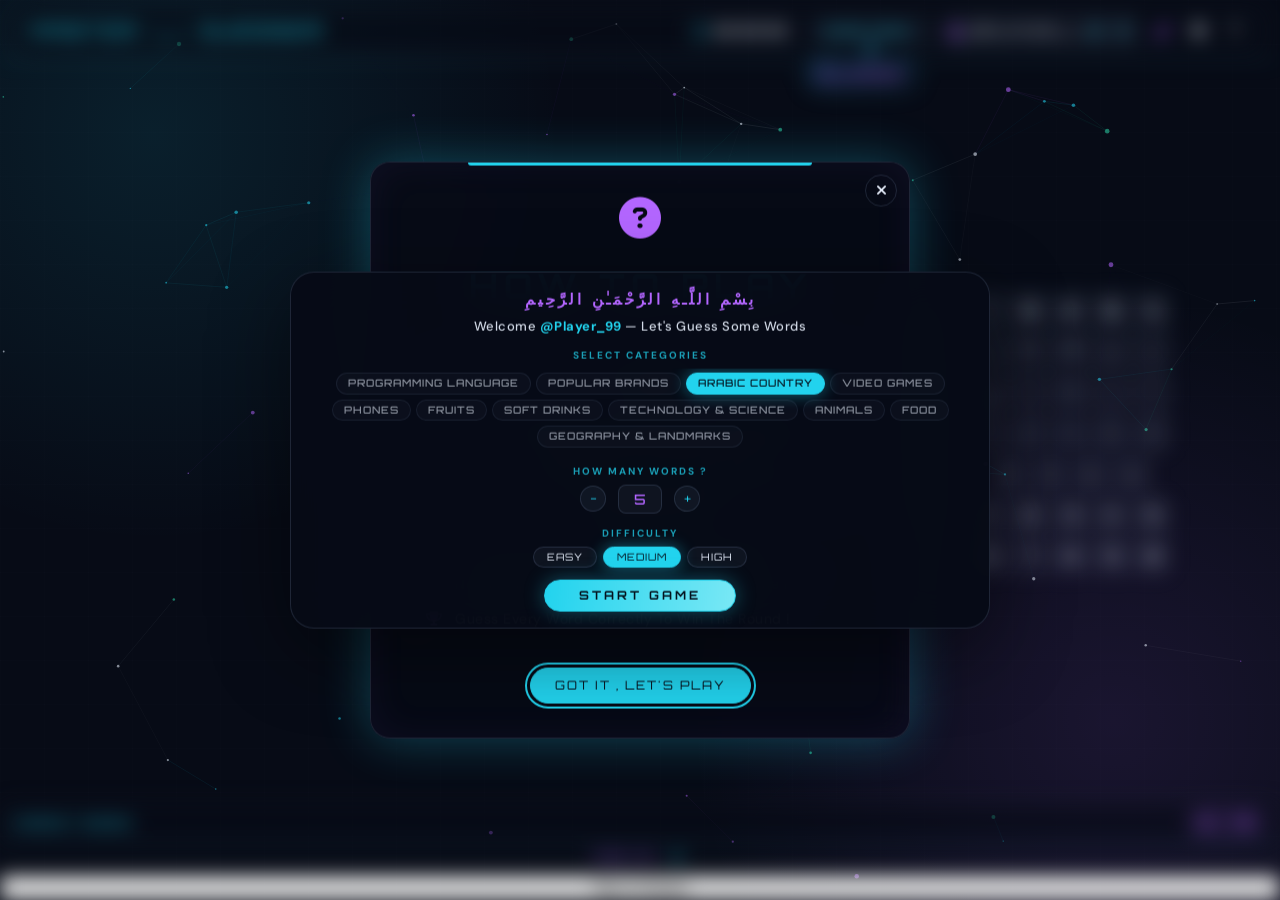
<file: index.html>
<!DOCTYPE html>
<html lang="en">
  <head>
    <meta charset="UTF-8" />
    <meta
      name="viewport"
      content="width=device-width, initial-scale=1.0, viewport-fit=cover"
    />
    <title>Master Guesser | Hangman Game</title>
    <meta name="description" content="Master Guesser — an interactive hangman-style word game with categories, difficulties, bilingual hints, and offline support." />
    <meta name="theme-color" media="(prefers-color-scheme: dark)" content="#070b16" />
    <meta name="theme-color" media="(prefers-color-scheme: light)" content="#edf2fa" />
    <meta name="mobile-web-app-capable" content="yes" />
    <meta name="apple-mobile-web-app-capable" content="yes" />
    <meta name="apple-mobile-web-app-status-bar-style" content="black-translucent" />
    <meta name="apple-mobile-web-app-title" content="Master Guesser" />
    <link rel="manifest" href="manifest.webmanifest" />
    <link rel="icon" type="image/svg+xml" href="icons/master-gusser.svg" />
    <link rel="apple-touch-icon" href="icons/master-gusser.svg" />
    <link rel="stylesheet" href="normalize.css" />
    <link rel="stylesheet" href="master.css" />
    <link
      rel="stylesheet"
      href="https://cdnjs.cloudflare.com/ajax/libs/font-awesome/6.4.0/css/all.min.css"
      integrity="sha512-iecdLmaskl7CVkqkXNQ/ZH/XLlvWZOJyj7Yy7tcenmpD1ypASozpmT/E0iPtmFIB46ZmdtAc9eNBvH0H/ZpiBw=="
      crossorigin="anonymous"
      referrerpolicy="no-referrer"
    />
    <link rel="preconnect" href="https://fonts.googleapis.com" />
    <link rel="preconnect" href="https://fonts.gstatic.com" crossorigin />
    <link
      href="https://fonts.googleapis.com/css2?family=DM+Sans:wght@400;500;600;700&family=Orbitron:wght@500;600;700;800;900&family=Cairo:wght@400;600;700;800&display=swap"
      rel="stylesheet"
    />
  </head>
<body>
     <canvas id="fx-canvas"></canvas>
     <div id="count"></div>
     <div class="container">
      <header class="game-info">
        <div class="game-name">Master -_- Guesser</div>

        <div class="header-tools">
          <div class="timer-pill" title="Timer">
            <i class="fa-regular fa-clock"></i>
             <span id="time" role="timer" aria-live="off">00:00:00</span>
          </div>

          <span class="difficulty-badge" id="difficulty-badge"></span>

          <div class="word-type">
            <div class="wt-box">
              <b class="wt-label" data-i18n="wordFrom">Word From :</b>
            </div>
            <span class="wt-arrow" aria-hidden="true"></span>
            <div class="wt-cloud">
              <span class="wt-value" data-i18n-html="allWords">All Words</span>
              <i class="fa-solid fa-chevron-down wt-caret" aria-hidden="true"></i>
              <div class="wt-dropdown" id="wordTypeDropdown"></div>
            </div>
          </div>

          <div class="settings-group" id="settings-group">
            <button
              id="settings-btn"
              class="icon-btn settings-btn"
              title="Settings"
              aria-haspopup="true"
              aria-expanded="false"
              aria-controls="settings-panel"
            >
              <i class="fa-solid fa-gear"></i>
            </button>

            <div class="settings-panel" id="settings-panel">
              <p class="sp-title" data-i18n="settingsTitle">Settings</p>

              <div class="name-cont">
                <i class="fa-solid fa-user"></i>
                <input id="name" type="text" maxlength="17" />
                <button id="change-name" type="button" title="Edit Name" aria-label="Edit Name">
                  <i class="fa-solid fa-pen"></i>
                </button>
                <button id="reset-name" type="button" title="Reset Name" aria-label="Reset Name">
                  <i class="fa-solid fa-rotate-right"></i>
                </button>
              </div>

              <label for="change-mode" class="mode-cont" title="Light Theme" aria-label="Light Theme">
                <i class="fa-solid fa-paintbrush"></i>
                <input type="checkbox" id="change-mode" />
                <span class="sp-text" data-i18n="themeLabel">Theme</span>
              </label>

              <button id="lang-btn" class="icon-btn" title="Switch language" aria-label="Switch language">
                <i class="fa-solid fa-globe"></i>
                <span class="sp-text" data-i18n="languageLabel">Language</span>
              </button>

              <button id="help-btn" class="icon-btn" title="How To Play">
                <i class="fa-solid fa-question"></i>
                <span class="sp-text" data-i18n="helpLabel">How To Play</span>
              </button>
            </div>
          </div>
        </div>
</header>
       <hr />
       <div class="game-draw">
        <div id="draw-row-div" class="draw-row">
<svg
             class="gallows-svg"
             viewBox="0 0 230 270"
             fill="none"
             aria-hidden="true"
           >
            <!-- Ghost placeholder : faint preview of the finished drawing -->
            <g class="gallows-ghost">
              <path d="M35 250 C35 242 42 238 50 238 H148 C156 238 163 242 163 250" />
              <path d="M80 238 V42 C80 34 86 28 94 28" />
              <path d="M94 28 H168 C176 28 182 34 182 42 V44" />
              <path d="M120 28 L148 28" />
              <path d="M182 44 V56" />
              <circle cx="182" cy="62" r="7" />
              <circle cx="182" cy="82" r="14" />
              <path d="M182 96 V138" />
              <path d="M182 106 C182 106 164 118 158 126 M182 106 C182 106 200 118 206 126" />
              <path d="M182 138 C182 138 168 158 162 174 M182 138 C182 138 196 158 202 174" />
            </g>
            <!-- Structure — modern rounded frame -->
            <path class="part part-structure p1" d="M35 250 C35 242 42 238 50 238 H148 C156 238 163 242 163 250" pathLength="100" />
            <path class="part part-structure p2" d="M80 238 V42 C80 34 86 28 94 28" pathLength="100" />
            <path class="part part-structure p3" d="M94 28 H168 C176 28 182 34 182 42 V44" pathLength="100" />
            <path class="part part-structure p4" d="M120 28 L148 28" pathLength="100" />
            <!-- Noose rope -->
            <path class="part part-person p5" d="M182 44 V56" pathLength="100" />
            <!-- Noose loop -->
            <circle class="part part-person p6" cx="182" cy="62" r="7" pathLength="100" />
            <!-- The Person — modern rounded figure -->
            <g class="person">
              <circle class="part part-person p7" cx="182" cy="82" r="14" pathLength="100" />
              <path class="part part-person p8" d="M182 96 V138" pathLength="100" />
              <path class="part part-person p9" d="M182 106 C182 106 164 118 158 126 M182 106 C182 106 200 118 206 126" pathLength="100" />
              <path class="part part-person p10" d="M182 138 C182 138 168 158 162 174 M182 138 C182 138 196 158 202 174" pathLength="100" />
              <g class="dead-eyes">
                <path d="M175 78 L180 82 M180 78 L175 82" />
                <path d="M184 78 L189 82 M189 78 L184 82" />
            </g>
          </g>
         </svg>
           <!-- Mistakes rail : board-aligned stage counter -->
           <div class="mistakes-rail" role="status" aria-live="polite" aria-label="Mistakes: 0 of 10">
            <span class="mr-count">0</span>
            <div class="mr-ticks">
              <span></span><span></span><span></span><span></span><span></span>
              <span></span><span></span><span></span><span></span><span></span>
            </div>
            <span class="mr-total">/ 10</span>
          </div>
        </div>
        <div class="letters-parent">
          <div class="letters-row letters-upper-row"></div>
          <div class="letters-row-bottom">
            <div class="letters-row chars-row"></div>
            <div class="letters-row numbers-row"></div>
          </div>
        </div>
      </div>

      <div id="correct-word" class="words">
        <h5 data-i18n="correctWords">Correct Words</h5>
        <div class="words-container"></div>
        <span class="word-number" role="status" aria-live="polite" aria-label="Solved 0 of 10">0 / 10</span>
        <div class="btns">
          <button id="submit-btn" class="submit-btn btn">Submit</button
          ><button id="continue-btn" class="submit-btn btn">Continue</button>
        </div>
      </div>

      <hr />
<div class="guess-word">
        <div class="hint">
          <div class="hint-copy">
            <p class="hint-label" data-i18n="wordHint">Word Hint</p>
            <p class="word-hint" aria-live="polite"></p>
            <span class="hint-progress" aria-live="polite"></span>
          </div>
          <button
            type="button"
            class="show-hint"
            data-i18n-title="nextHint"
            title="Next Hint"
            aria-label="Next Hint"
          >
            <i class="fa-solid fa-forward-step"></i>
          </button>
        </div>
        <div class="guess-line">
          <div class="guess-parent"></div>
        </div>
        <!-- Hidden input to enable mobile keyboard input -->
        <input type="text" class="mobile-keyboard-input" style="position: absolute; left: -9999px; opacity: 0; pointer-events: none;" aria-label="Guess input">
      </div>
      <button class="tap-to-guess-btn" aria-label="Tap to Guess">Tap to Guess</button>
</div>

    <audio src="sounds/success.wav" id="success"></audio>

    <audio src="sounds/error.wav" id="error"></audio>

    <audio src="sounds/game-over.wav" id="game-over"></audio>

    <script src="effects.js"></script>
    <script src="script.js"></script>
  </body>
</html>
</file>
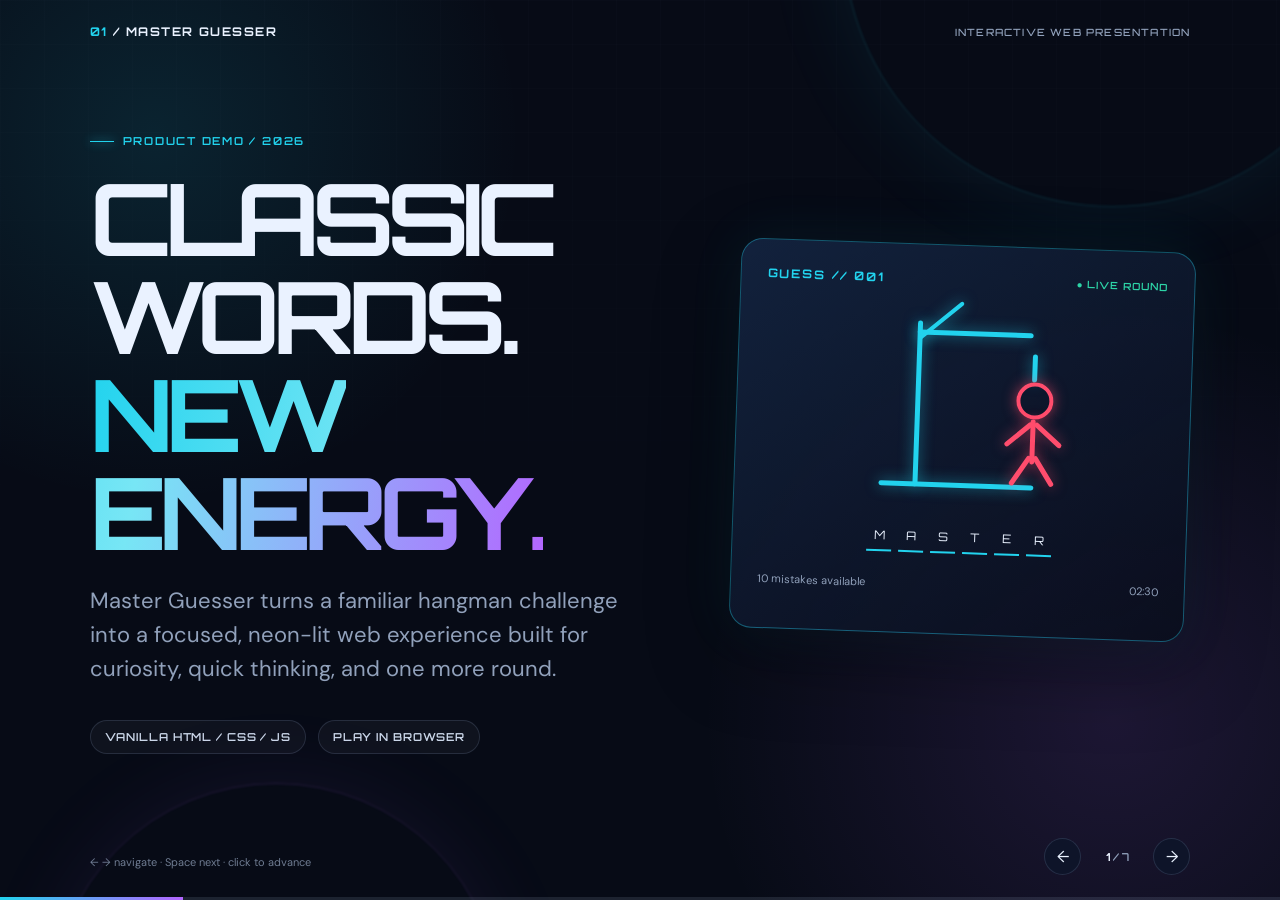
<file: presentation.html>
<!DOCTYPE html>
<html lang="en">
  <head>
    <meta charset="UTF-8" />
    <meta name="viewport" content="width=device-width, initial-scale=1.0" />
    <title>Master Guesser | Web Presentation</title>
    <link rel="icon" type="image/svg+xml" href="icons/master-gusser.svg" />
    <link rel="preconnect" href="https://fonts.googleapis.com" />
    <link rel="preconnect" href="https://fonts.gstatic.com" crossorigin />
    <link
      href="https://fonts.googleapis.com/css2?family=DM+Sans:wght@400;500;600;700&family=Orbitron:wght@500;600;700;800;900&display=swap"
      rel="stylesheet"
    />
    <style>
      :root {
        --ink: #eaf2ff;
        --muted: #91a1bb;
        --deep: #070b16;
        --panel: rgba(13, 22, 43, 0.72);
        --line: rgba(147, 166, 204, 0.18);
        --cyan: #22d3ee;
        --violet: #b366ff;
        --mint: #2dd4a7;
        --coral: #ff4d6d;
        --display: "Orbitron", sans-serif;
        --body: "DM Sans", sans-serif;
      }

      * { box-sizing: border-box; }

      html,
      body {
        width: 100%;
        height: 100%;
        margin: 0;
        overflow: hidden;
        background: var(--deep);
      }

      body {
        color: var(--ink);
        font-family: var(--body);
      }

      button { font: inherit; }

      .presentation {
        position: relative;
        width: 100vw;
        height: 100vh;
        overflow: hidden;
        background:
          radial-gradient(circle at 12% 15%, rgba(34, 211, 238, 0.12), transparent 27%),
          radial-gradient(circle at 87% 80%, rgba(179, 102, 255, 0.13), transparent 31%),
          var(--deep);
      }

      .presentation::before,
      .presentation::after {
        position: absolute;
        content: "";
        pointer-events: none;
        border-radius: 50%;
        filter: blur(1px);
      }

      .presentation::before {
        width: 42vw;
        height: 42vw;
        top: -26vw;
        right: -8vw;
        border: 1px solid rgba(34, 211, 238, 0.18);
        box-shadow: 0 0 90px rgba(34, 211, 238, 0.08);
      }

      .presentation::after {
        width: 35vw;
        height: 35vw;
        bottom: -26vw;
        left: 4vw;
        border: 1px solid rgba(179, 102, 255, 0.16);
        box-shadow: 0 0 90px rgba(179, 102, 255, 0.08);
      }

      .grid {
        position: absolute;
        inset: 0;
        opacity: 0.24;
        pointer-events: none;
        background-image:
          linear-gradient(rgba(145, 161, 187, 0.08) 1px, transparent 1px),
          linear-gradient(90deg, rgba(145, 161, 187, 0.08) 1px, transparent 1px);
        background-size: 44px 44px;
        mask-image: linear-gradient(to bottom, black, transparent 74%);
      }

      .slides {
        position: relative;
        width: 100%;
        height: 100%;
      }

      .slide {
        position: absolute;
        inset: 0;
        display: grid;
        align-items: center;
        padding: clamp(58px, 8vh, 96px) clamp(24px, 7vw, 112px) 92px;
        opacity: 0;
        visibility: hidden;
        transform: translateX(28px) scale(0.985);
        transition: opacity 420ms ease, transform 520ms cubic-bezier(.2,.8,.2,1), visibility 420ms;
      }

      .slide.active {
        opacity: 1;
        visibility: visible;
        transform: translateX(0) scale(1);
      }

      .slide-content {
        width: min(1160px, 100%);
        margin: 0 auto;
      }

      .eyebrow {
        display: inline-flex;
        align-items: center;
        gap: 9px;
        margin: 0 0 22px;
        color: var(--cyan);
        font: 600 11px/1 var(--display);
        letter-spacing: 0.16em;
        text-transform: uppercase;
      }

      .eyebrow::before {
        width: 24px;
        height: 1px;
        content: "";
        background: var(--cyan);
        box-shadow: 0 0 10px var(--cyan);
      }

      h1,
      h2,
      h3,
      p { margin-top: 0; }

      h1,
      h2,
      h3 {
        font-family: var(--display);
        font-weight: 700;
      }

      h1 {
        max-width: 820px;
        margin-bottom: 23px;
        font-size: clamp(42px, 7.8vw, 104px);
        line-height: 0.98;
        letter-spacing: -0.07em;
        text-transform: uppercase;
      }

      h2 {
        max-width: 730px;
        margin-bottom: 20px;
        font-size: clamp(30px, 5vw, 68px);
        line-height: 1.02;
        letter-spacing: -0.055em;
      }

      .gradient-text {
        color: transparent;
        background: linear-gradient(100deg, var(--cyan), #77e6f5 42%, var(--violet));
        -webkit-background-clip: text;
        background-clip: text;
      }

      .lede {
        max-width: 600px;
        margin-bottom: 34px;
        color: var(--muted);
        font-size: clamp(17px, 2vw, 22px);
        line-height: 1.55;
      }

      .title-layout {
        display: grid;
        grid-template-columns: minmax(0, 1.1fr) minmax(300px, 0.9fr);
        gap: clamp(30px, 7vw, 110px);
        align-items: center;
      }

      .title-copy { position: relative; z-index: 1; }

      .title-meta {
        display: flex;
        flex-wrap: wrap;
        gap: 12px;
      }

      .tag,
      .micro-tag {
        display: inline-flex;
        align-items: center;
        min-height: 34px;
        padding: 0 14px;
        border: 1px solid var(--line);
        border-radius: 999px;
        color: #cbd7e9;
        background: rgba(255, 255, 255, 0.035);
        font: 600 11px var(--display);
        letter-spacing: 0.08em;
        text-transform: uppercase;
      }

      .hero-console {
        position: relative;
        min-height: 390px;
        padding: 26px;
        border: 1px solid rgba(34, 211, 238, 0.36);
        border-radius: 22px;
        overflow: hidden;
        background: linear-gradient(145deg, rgba(20, 36, 65, 0.9), rgba(9, 13, 27, 0.84));
        box-shadow: 0 26px 80px rgba(0, 0, 0, 0.35), 0 0 55px rgba(34, 211, 238, 0.08);
        transform: rotate(2deg);
      }

      .hero-console::after {
        position: absolute;
        inset: 0;
        content: "";
        pointer-events: none;
        background: linear-gradient(115deg, transparent 35%, rgba(255,255,255,.06) 50%, transparent 65%);
        transform: translateX(-120%);
        animation: sheen 5s ease-in-out infinite;
      }

      .console-top,
      .console-bottom {
        display: flex;
        justify-content: space-between;
        align-items: center;
        gap: 12px;
      }

      .console-top { margin-bottom: 26px; }

      .console-brand {
        color: var(--cyan);
        font: 700 12px var(--display);
        letter-spacing: 0.16em;
      }

      .console-status {
        color: var(--mint);
        font: 600 10px var(--display);
        letter-spacing: 0.1em;
        text-transform: uppercase;
      }

      .mini-gallows {
        position: relative;
        width: 185px;
        height: 190px;
        margin: 0 auto 20px;
      }

      .mini-gallows span {
        position: absolute;
        display: block;
        border-radius: 4px;
        background: var(--cyan);
        box-shadow: 0 0 14px rgba(34, 211, 238, 0.58);
      }

      .g-base { right: 20px; bottom: 15px; left: 10px; height: 5px; }
      .g-pole { bottom: 15px; left: 44px; width: 5px; height: 166px; }
      .g-top { top: 18px; left: 44px; width: 116px; height: 5px; }
      .g-support { top: 25px; left: 46px; width: 57px; height: 4px; transform: rotate(-41deg); transform-origin: left center; }
      .g-noose { top: 39px; right: 20px; width: 5px; height: 28px; }
      .g-head { top: 67px; right: 3px; width: 37px; height: 37px; border: 4px solid var(--coral); background: transparent !important; box-shadow: 0 0 14px rgba(255, 77, 109, 0.58) !important; border-radius: 50% !important; }
      .g-body { top: 104px; right: 20px; width: 5px; height: 45px; background: var(--coral) !important; box-shadow: 0 0 14px rgba(255, 77, 109, 0.58) !important; }
      .g-arm-left, .g-arm-right, .g-leg-left, .g-leg-right { width: 5px !important; height: 35px; background: var(--coral) !important; box-shadow: 0 0 14px rgba(255, 77, 109, 0.58) !important; transform-origin: top center; }
      .g-arm-left { top: 108px; right: 21px; transform: rotate(49deg); }
      .g-arm-right { top: 108px; right: 18px; transform: rotate(-49deg); }
      .g-leg-left { top: 141px; right: 22px; transform: rotate(33deg); }
      .g-leg-right { top: 141px; right: 18px; transform: rotate(-33deg); }

      .console-letters {
        display: flex;
        justify-content: center;
        gap: 7px;
        margin-bottom: 24px;
      }

      .console-letters i {
        width: 25px;
        height: 31px;
        border-bottom: 2px solid var(--cyan);
        color: var(--ink);
        font: normal 12px/29px var(--display);
        text-align: center;
      }

      .console-bottom { color: var(--muted); font-size: 11px; }

      .slide-header { margin-bottom: 38px; }

      .split {
        display: grid;
        grid-template-columns: minmax(0, 0.85fr) minmax(0, 1.15fr);
        gap: clamp(30px, 7vw, 100px);
        align-items: center;
      }

      .number-mark {
        margin-bottom: 16px;
        color: rgba(145, 161, 187, 0.5);
        font: 800 clamp(62px, 10vw, 132px)/0.8 var(--display);
        letter-spacing: -0.1em;
      }

      .number-mark span { color: var(--cyan); }

      .callout {
        padding: 24px 28px;
        border-left: 2px solid var(--cyan);
        background: linear-gradient(90deg, rgba(34, 211, 238, 0.09), transparent);
      }

      .callout p { margin: 0; color: #dce7f6; font-size: clamp(18px, 2.3vw, 27px); line-height: 1.38; }

      .flow {
        display: grid;
        grid-template-columns: repeat(4, 1fr);
        gap: 12px;
      }

      .flow-step {
        position: relative;
        min-height: 150px;
        padding: 20px;
        border: 1px solid var(--line);
        border-radius: 16px;
        background: var(--panel);
      }

      .flow-step:not(:last-child)::after {
        position: absolute;
        top: 50%;
        right: -19px;
        width: 25px;
        height: 1px;
        content: "";
        background: var(--violet);
        box-shadow: 0 0 10px var(--violet);
      }

      .step-num {
        display: block;
        margin-bottom: 22px;
        color: var(--cyan);
        font: 700 11px var(--display);
      }

      .flow-step h3 { margin-bottom: 8px; font-size: 15px; letter-spacing: -0.02em; }
      .flow-step p { margin: 0; color: var(--muted); font-size: 13px; line-height: 1.5; }

      .feature-grid {
        display: grid;
        grid-template-columns: repeat(3, 1fr);
        gap: 15px;
      }

      .feature-card {
        min-height: 165px;
        padding: 22px;
        border: 1px solid var(--line);
        border-radius: 16px;
        background: rgba(13, 22, 43, 0.64);
        transition: transform 200ms ease, border-color 200ms ease;
      }

      .feature-card:hover { border-color: rgba(34, 211, 238, 0.55); transform: translateY(-4px); }

      .feature-icon {
        display: grid;
        place-items: center;
        width: 34px;
        height: 34px;
        margin-bottom: 21px;
        border: 1px solid rgba(34, 211, 238, 0.36);
        border-radius: 10px;
        color: var(--cyan);
        font: 700 12px var(--display);
        background: rgba(34, 211, 238, 0.08);
      }

      .feature-card:nth-child(2) .feature-icon,
      .feature-card:nth-child(5) .feature-icon { color: var(--violet); border-color: rgba(179, 102, 255, 0.4); background: rgba(179, 102, 255, 0.08); }

      .feature-card:nth-child(3) .feature-icon,
      .feature-card:nth-child(6) .feature-icon { color: var(--mint); border-color: rgba(45, 212, 167, 0.4); background: rgba(45, 212, 167, 0.08); }

      .feature-card h3 { margin-bottom: 8px; font-size: 15px; }
      .feature-card p { margin: 0; color: var(--muted); font-size: 13px; line-height: 1.48; }

      .difficulty-layout {
        display: grid;
        grid-template-columns: 0.75fr 1.25fr;
        gap: clamp(30px, 7vw, 105px);
        align-items: center;
      }

      .difficulty-stack { display: grid; gap: 10px; }

      .difficulty-row {
        display: grid;
        grid-template-columns: 92px 1fr 75px;
        align-items: center;
        gap: 15px;
        padding: 18px 20px;
        border: 1px solid var(--line);
        border-radius: 13px;
        background: rgba(13, 22, 43, 0.62);
      }

      .difficulty-row strong { font: 700 12px var(--display); text-transform: uppercase; }
      .difficulty-row span { color: var(--muted); font-size: 13px; }
      .difficulty-row b { color: var(--cyan); font: 700 13px var(--display); text-align: right; }
      .difficulty-row:nth-child(2) b { color: var(--violet); }
      .difficulty-row:nth-child(3) b { color: var(--coral); }

      .meter { height: 4px; overflow: hidden; border-radius: 4px; background: rgba(145, 161, 187, 0.16); }
      .meter i { display: block; height: 100%; border-radius: inherit; background: var(--cyan); }
      .difficulty-row:nth-child(2) .meter i { width: 68%; background: var(--violet); }
      .difficulty-row:nth-child(3) .meter i { width: 38%; background: var(--coral); }
      .difficulty-row:nth-child(1) .meter i { width: 100%; }

      .architecture {
        display: grid;
        grid-template-columns: repeat(3, 1fr);
        gap: 14px;
        margin-top: 28px;
      }

      .code-card {
        position: relative;
        min-height: 145px;
        padding: 20px;
        border: 1px solid var(--line);
        border-radius: 14px;
        background: rgba(4, 9, 20, 0.75);
      }

      .code-card::before { position: absolute; top: 0; right: 19px; left: 19px; height: 2px; content: ""; background: var(--cyan); box-shadow: 0 0 14px var(--cyan); }
      .code-card:nth-child(2)::before { background: var(--violet); box-shadow: 0 0 14px var(--violet); }
      .code-card:nth-child(3)::before { background: var(--mint); box-shadow: 0 0 14px var(--mint); }
      .code-card b { display: block; margin-bottom: 17px; color: var(--ink); font: 700 13px var(--display); }
      .code-card code { color: var(--muted); font: 12px/1.7 ui-monospace, SFMono-Regular, Consolas, monospace; }
      .code-card code span { color: var(--cyan); }

      .closing {
        max-width: 820px;
        margin: 0 auto;
        text-align: center;
      }

      .closing h2 { max-width: none; margin-bottom: 22px; }
      .closing .lede { margin-right: auto; margin-left: auto; }

      .cta {
        display: inline-flex;
        align-items: center;
        gap: 12px;
        min-height: 48px;
        padding: 0 23px;
        border: 0;
        border-radius: 999px;
        color: #04121e;
        background: linear-gradient(100deg, var(--cyan), #79e8f5);
        box-shadow: 0 0 25px rgba(34, 211, 238, 0.22);
        cursor: pointer;
        font: 700 12px var(--display);
        letter-spacing: 0.06em;
        text-transform: uppercase;
        transition: transform 180ms ease, box-shadow 180ms ease;
      }

      .cta:hover { transform: translateY(-2px); box-shadow: 0 0 34px rgba(34, 211, 238, 0.42); }

      .closing-note { margin-top: 28px; color: rgba(145, 161, 187, 0.72); font-size: 12px; }

      .top-bar {
        position: fixed;
        z-index: 10;
        top: 24px;
        right: clamp(24px, 7vw, 112px);
        left: clamp(24px, 7vw, 112px);
        display: flex;
        justify-content: space-between;
        align-items: center;
        pointer-events: none;
      }

      .brand { color: var(--ink); font: 700 12px var(--display); letter-spacing: 0.12em; text-transform: uppercase; }
      .brand span { color: var(--cyan); }
      .deck-label { color: var(--muted); font: 500 10px var(--display); letter-spacing: 0.12em; text-transform: uppercase; }

      .progress {
        position: fixed;
        z-index: 11;
        right: 0;
        bottom: 0;
        left: 0;
        height: 3px;
        background: rgba(145, 161, 187, 0.16);
      }

      .progress i { display: block; width: 16.66%; height: 100%; background: linear-gradient(90deg, var(--cyan), var(--violet)); transition: width 350ms ease; }

      .nav {
        position: fixed;
        z-index: 12;
        right: clamp(24px, 7vw, 112px);
        bottom: 25px;
        display: flex;
        align-items: center;
        gap: 12px;
      }

      .nav button {
        display: grid;
        place-items: center;
        width: 37px;
        height: 37px;
        border: 1px solid var(--line);
        border-radius: 50%;
        color: var(--ink);
        background: rgba(13, 22, 43, 0.74);
        cursor: pointer;
        transition: border-color 180ms ease, color 180ms ease, transform 180ms ease;
      }

      .nav button:hover { border-color: var(--cyan); color: var(--cyan); transform: translateY(-2px); }
      .counter { min-width: 48px; color: var(--muted); font: 600 11px var(--display); text-align: center; }
      .counter strong { color: var(--ink); }

      .hint {
        position: fixed;
        z-index: 12;
        bottom: 31px;
        left: clamp(24px, 7vw, 112px);
        color: rgba(145, 161, 187, 0.75);
        font-size: 11px;
      }

      @keyframes sheen { 0%, 45% { transform: translateX(-120%); } 70%, 100% { transform: translateX(120%); } }
      @keyframes float { 0%, 100% { transform: translateY(0); } 50% { transform: translateY(-7px); } }
      .float { animation: float 4s ease-in-out infinite; }

      @media (max-width: 850px) {
        .slide { padding-top: 72px; padding-bottom: 86px; overflow-y: auto; }
        .title-layout,
        .split,
        .difficulty-layout { grid-template-columns: 1fr; gap: 28px; }
        .hero-console { display: none; }
        .flow { grid-template-columns: repeat(2, 1fr); }
        .flow-step:not(:last-child)::after { display: none; }
        .feature-grid { grid-template-columns: repeat(2, 1fr); }
        .architecture { margin-top: 18px; }
        .slide-header { margin-bottom: 22px; }
      }

      @media (max-width: 540px) {
        .top-bar { top: 17px; }
        .deck-label { display: none; }
        .slide { padding: 66px 20px 86px; }
        h1 { font-size: clamp(38px, 14vw, 66px); }
        h2 { font-size: clamp(28px, 10vw, 46px); }
        .lede { font-size: 15px; }
        .flow,
        .feature-grid,
        .architecture { grid-template-columns: 1fr; }
        .flow-step { min-height: auto; }
        .difficulty-row { grid-template-columns: 78px 1fr 62px; gap: 9px; padding: 14px; }
        .difficulty-row span { font-size: 11px; }
        .hint { display: none; }
        .nav { right: 20px; bottom: 20px; }
      }

      @media (prefers-reduced-motion: reduce) {
        *, *::before, *::after { scroll-behavior: auto !important; animation-duration: 0.001ms !important; transition-duration: 0.001ms !important; }
      }
    </style>
  </head>
  <body>
    <main class="presentation" aria-label="Master Guesser presentation">
      <div class="grid"></div>
      <div class="top-bar">
        <div class="brand"><span>01</span> / MASTER GUESSER</div>
        <div class="deck-label">Interactive web presentation</div>
      </div>

      <div class="slides">
        <section class="slide active" aria-label="Title slide">
          <div class="slide-content title-layout">
            <div class="title-copy">
              <p class="eyebrow">Product demo / 2026</p>
              <h1>Classic words.<br /><span class="gradient-text">New energy.</span></h1>
              <p class="lede">Master Guesser turns a familiar hangman challenge into a focused, neon-lit web experience built for curiosity, quick thinking, and one more round.</p>
              <div class="title-meta">
                <span class="tag">Vanilla HTML / CSS / JS</span>
                <span class="tag">Play in browser</span>
              </div>
            </div>
            <div class="hero-console float" aria-hidden="true">
              <div class="console-top"><span class="console-brand">GUESS // 001</span><span class="console-status">● LIVE ROUND</span></div>
              <div class="mini-gallows">
                <span class="g-base"></span><span class="g-pole"></span><span class="g-top"></span><span class="g-support"></span><span class="g-noose"></span><span class="g-head"></span><span class="g-body"></span><span class="g-arm-left"></span><span class="g-arm-right"></span><span class="g-leg-left"></span><span class="g-leg-right"></span>
              </div>
              <div class="console-letters"><i>M</i><i>A</i><i>S</i><i>T</i><i>E</i><i>R</i></div>
              <div class="console-bottom"><span>10 mistakes available</span><span>02:30</span></div>
            </div>
          </div>
        </section>

        <section class="slide" aria-label="The idea slide">
          <div class="slide-content split">
            <div>
              <div class="number-mark"><span>01</span></div>
              <p class="eyebrow">The idea</p>
              <h2>A game people already understand.</h2>
            </div>
            <div>
              <div class="callout"><p>Make the rules familiar, then make every decision feel immediate, visible, and rewarding.</p></div>
              <p class="lede" style="margin: 25px 0 0; font-size: 16px;">Instead of overwhelming players with instructions, the interface gives them a clear loop: choose a challenge, read the clue, guess a letter, and react to the result.</p>
            </div>
          </div>
        </section>

        <section class="slide" aria-label="Gameplay loop slide">
          <div class="slide-content">
            <div class="slide-header"><p class="eyebrow">The gameplay loop</p><h2>Four moves from setup to victory.</h2></div>
            <div class="flow">
              <article class="flow-step"><span class="step-num">01 / SETUP</span><h3>Choose the arena</h3><p>Pick categories, word count, and difficulty before the round begins.</p></article>
              <article class="flow-step"><span class="step-num">02 / READ</span><h3>Find the clue</h3><p>Use the category and optional hint to build a mental shortlist.</p></article>
              <article class="flow-step"><span class="step-num">03 / GUESS</span><h3>Commit a letter</h3><p>Click the on-screen keyboard or type directly from a physical keyboard.</p></article>
              <article class="flow-step"><span class="step-num">04 / REPEAT</span><h3>Chase the win</h3><p>Complete every word before ten mistakes close the round.</p></article>
            </div>
          </div>
        </section>

        <section class="slide" aria-label="Features slide">
          <div class="slide-content">
            <div class="slide-header"><p class="eyebrow">Built for replay</p><h2>Small details make the loop stick.</h2></div>
            <div class="feature-grid">
              <article class="feature-card"><div class="feature-icon">⌁</div><h3>Eight categories</h3><p>From programming languages to fruits, every round can feel different.</p></article>
              <article class="feature-card"><div class="feature-icon">◈</div><h3>Three difficulty levels</h3><p>Adjust the pressure with Easy, Medium, or High challenge modes.</p></article>
              <article class="feature-card"><div class="feature-icon">✓</div><h3>Instant feedback</h3><p>Correct sounds, error states, drawing stages, and confetti make progress tangible.</p></article>
              <article class="feature-card"><div class="feature-icon">◌</div><h3>Hints when needed</h3><p>The eye button offers a nudge without taking the decision away from the player.</p></article>
              <article class="feature-card"><div class="feature-icon">AR</div><h3>English + Arabic</h3><p>Switch the interface language without restarting the game.</p></article>
              <article class="feature-card"><div class="feature-icon">☼</div><h3>Your atmosphere</h3><p>Choose dark or light mode and keep the experience comfortable.</p></article>
            </div>
          </div>
        </section>

        <section class="slide" aria-label="Difficulty slide">
          <div class="slide-content difficulty-layout">
            <div>
              <p class="eyebrow">Pressure, by design</p>
              <h2>The clock changes the way you think.</h2>
              <p class="lede" style="font-size: 16px; margin-bottom: 0;">Difficulty is not just a label. It changes time, mistake cost, and how repeated letters reveal themselves.</p>
            </div>
            <div class="difficulty-stack">
              <div class="difficulty-row"><strong>Easy</strong><div><span>Comfortable pace</span><div class="meter"><i></i></div></div><b>40 sec</b></div>
              <div class="difficulty-row"><strong>Medium</strong><div><span>Balanced focus</span><div class="meter"><i></i></div></div><b>30 sec</b></div>
              <div class="difficulty-row"><strong>High</strong><div><span>Fast decisions</span><div class="meter"><i></i></div></div><b>20 sec</b></div>
              <div class="micro-tag" style="align-self: start; margin-top: 7px; color: var(--coral); border-color: rgba(255,77,109,.35);">10 mistakes = round over</div>
            </div>
          </div>
        </section>

        <section class="slide" aria-label="Technology slide">
          <div class="slide-content">
            <div class="slide-header"><p class="eyebrow">Under the interface</p><h2>Simple stack. Deliberate experience.</h2></div>
            <div class="architecture">
              <article class="code-card"><b>STRUCTURE</b><code><span>index.html</span><br />semantic game shell<br />keyboard + SVG drawing<br />audio hooks</code></article>
              <article class="code-card"><b>BEHAVIOR</b><code><span>script.js</span><br />word selection<br />difficulty + timer<br />keyboard events</code></article>
              <article class="code-card"><b>ATMOSPHERE</b><code><span>master.css</span> + <span>effects.js</span><br />responsive layout<br />particles + confetti<br />reduced motion</code></article>
            </div>
            <p class="lede" style="max-width: 650px; margin-top: 28px; font-size: 16px;">No framework or build pipeline is required. The result is lightweight, portable, and easy to open, inspect, and customize.</p>
          </div>
        </section>

        <section class="slide" aria-label="Closing slide">
          <div class="slide-content closing">
            <p class="eyebrow" style="justify-content: center;">The invitation</p>
            <h2>Ready to make<br /><span class="gradient-text">one more guess?</span></h2>
            <p class="lede">The presentation ends where the experience begins. Open the game, choose your category, and see how far your instincts take you.</p>
            <button class="cta" type="button" onclick="window.location.href='index.html'">Launch Master Guesser <span>↗</span></button>
            <p class="closing-note">Use ← → or the buttons to navigate · Press Home or End to jump</p>
          </div>
        </section>
      </div>

      <div class="hint">← → navigate · Space next · click to advance</div>
      <div class="nav" aria-label="Presentation navigation">
        <button type="button" id="prev" aria-label="Previous slide">←</button>
        <div class="counter"><strong id="current">1</strong> / <span id="total">7</span></div>
        <button type="button" id="next" aria-label="Next slide">→</button>
      </div>
      <div class="progress" aria-hidden="true"><i id="progress"></i></div>
    </main>

    <script>
      const slides = [...document.querySelectorAll(".slide")];
      const currentLabel = document.getElementById("current");
      const progress = document.getElementById("progress");
      let current = 0;

      function showSlide(index) {
        current = Math.max(0, Math.min(index, slides.length - 1));
        slides.forEach((slide, slideIndex) => {
          slide.classList.toggle("active", slideIndex === current);
        });
        currentLabel.textContent = current + 1;
        progress.style.width = ((current + 1) / slides.length) * 100 + "%";
      }

      function nextSlide() { showSlide(current + 1); }
      function previousSlide() { showSlide(current - 1); }

      document.getElementById("next").addEventListener("click", nextSlide);
      document.getElementById("prev").addEventListener("click", previousSlide);

      document.addEventListener("keydown", (event) => {
        if (["ArrowRight", "ArrowDown", " "].includes(event.key)) {
          event.preventDefault();
          nextSlide();
        }
        if (["ArrowLeft", "ArrowUp"].includes(event.key)) {
          event.preventDefault();
          previousSlide();
        }
        if (event.key === "Home") showSlide(0);
        if (event.key === "End") showSlide(slides.length - 1);
      });

      let touchStartX = 0;
      document.addEventListener("touchstart", (event) => {
        touchStartX = event.changedTouches[0].clientX;
      }, { passive: true });
      document.addEventListener("touchend", (event) => {
        const distance = event.changedTouches[0].clientX - touchStartX;
        if (Math.abs(distance) > 50) distance < 0 ? nextSlide() : previousSlide();
      }, { passive: true });

      document.querySelector(".slides").addEventListener("click", (event) => {
        if (!event.target.closest("button, a")) nextSlide();
      });

      showSlide(0);
    </script>
  </body>
</html>
</file>
<file: master.css>
﻿/* ============================================
   Master Guesser — master.css
   Sections:
   1. Design Tokens          2. Base
   3. Layout                 4. Header
   5. Game Draw Area         6. Settings Sidebar
   7. Gallows (SVG)          8. Word Length Badge
   9. Keyboard               10. Words Sidebar
   11. Buttons               12. Popups
   13. Guessing Section      14. Utilities & FX
   15. Reduced Motion
   ============================================ */

/* ============================== */
/* 1. Start Design Tokens         */
/* ============================== */
:root {
  --black-color: #070b16; /* deep space navy background */
  --white-color: #eaf2ff; /* ink text                   */
  --mov-color: #b366ff;   /* violet accent              */
  --blue-color: #22d3ee;  /* neon cyan accent           */

  --mint-color: #2dd4a7;
  --danger-color: #ff4d6d;
  --success-color: #2dd4a7;
  --panel-border: rgba(147, 166, 204, 0.18);
  --glow-green: rgba(34, 211, 238, 0.3);
  --glow-orange: rgba(179, 102, 255, 0.35);
  --font-display: "Orbitron", sans-serif;
  --font-body: "DM Sans", sans-serif;
}

/* ============================== */
/* 2. Start Base                  */
/* ============================== */
* {
  box-sizing: border-box;
}
/* Mobile input responsiveness :
   kills the double-tap-zoom delay between fast key presses
   and removes grey tap-highlight flashes */
body {
  touch-action: manipulation;
}
* {
  -webkit-tap-highlight-color: transparent;
}
::selection {
  background-color: transparent;
}
hr {
  border-color: var(--blue-color);
  border-style: dotted;
  opacity: 0.5;
}
button:focus {
  outline: none;
}
button:focus-visible,
[role="button"]:focus-visible {
  outline: 2px solid var(--blue-color);
  outline-offset: 3px;
}
body {
  background-color: var(--black-color);
  background-image:
    radial-gradient(circle at 12% 15%, rgba(34, 211, 238, 0.1), transparent 30%),
    radial-gradient(circle at 87% 80%, rgba(179, 102, 255, 0.11), transparent 32%);
  background-attachment: fixed;
  text-transform: capitalize;
  letter-spacing: 0.5px;
  line-height: 1.5;
  font-family: var(--font-body);
  font-weight: 500;
  max-width: 100%;
  overflow-y: visible;
  overscroll-behavior-y: contain;
}
/* Faint blueprint grid, echoing the presentation backdrop */
body::before {
  content: "";
  position: fixed;
  inset: 0;
  z-index: -1;
  pointer-events: none;
  opacity: 0.22;
  background-image:
    linear-gradient(rgba(145, 161, 187, 0.07) 1px, transparent 1px),
    linear-gradient(90deg, rgba(145, 161, 187, 0.07) 1px, transparent 1px);
  background-size: 44px 44px;
}

/* PWA / Mobile polish */
html {
  overscroll-behavior: none;
}
.letter-span,
.icon-btn,
.mode-cont,
.show-hint,
.submit-btn,
.settings-btn,
.word-type,
button {
  -webkit-tap-highlight-color: transparent;
  touch-action: manipulation;
}
/* Safe-area padding for notched phones (standalone + browser) */
.container {
  padding-top: env(safe-area-inset-top);
  padding-bottom: env(safe-area-inset-bottom);
  padding-left: env(safe-area-inset-left);
  padding-right: env(safe-area-inset-right);
}
/* Launched from home screen : keep content clear of the status bar */
@media all and (display-mode: standalone) {
  body {
    -webkit-user-select: none;
    user-select: none;
  }
}

::-webkit-scrollbar {
  width: 4px;
  background-color: rgba(179,102,255,0.2);
}
::-webkit-scrollbar-thumb {
  width: 4px;
  background-color: var(--blue-color);
  border-radius: 4px;
}

/* ============================== */
/* 3. Start Layout                */
/* ============================== */
.container {
  overflow: hidden;
  max-width: 100%;
  opacity: 1;
  display: flex;
  flex-direction: column;
  height: 100vh;
}
.container .game-draw {
  flex: 1;
  min-height: 0;
}
.container .guess-word {
  flex: 0 0 auto;
}
.container hr {
  width: 100%;
  margin: 0;
  opacity: 0.3;
}

/* ============================== */
/* 4. Start Header Styling        */
/* ============================== */
.game-info {
  display: flex;
  justify-content: space-between;
  align-items: center;
  gap: 10px;
  flex-wrap: wrap;
  margin: 8px 16px 6px;
  padding: 6px 14px;
  border: 1px solid var(--panel-border);
  border-radius: 14px;
  color: var(--white-color);
  background: var(--black-color);
  background: color-mix(in srgb, var(--black-color) 65%, transparent);
  backdrop-filter: blur(12px);
  -webkit-backdrop-filter: blur(12px);
}
.game-info .game-name {
  letter-spacing: 4px;
  text-transform: uppercase;
  font-family: var(--font-display);
  font-size: 17px;
  white-space: nowrap;
  color: var(--blue-color);
}

.header-tools {
  display: flex;
  align-items: center;
  gap: 6px;
  flex-wrap: nowrap;
}

/* Shared round icon button */
.icon-btn {
  width: 30px;
  height: 30px;
  border-radius: 999px;
  border: none;
  background: transparent;
  color: var(--white-color);
  font-size: 13px;
  cursor: pointer;
  transition: 0.3s;
}
.icon-btn:hover {
  color: var(--mov-color);
}
.lang-btn {
  padding: 0;
}

/* Settings Menu : groups name/theme/language/help behind one button on small screens.
   On desktop the wrappers dissolve (display: contents) so items stay inline as before. */
.settings-group,
.settings-panel {
  display: contents;
}
.settings-btn {
  display: none;
}
.settings-panel .sp-title,
.settings-panel .sp-text {
  display: none;
  font-family: var(--font-display);
}

/* Timer Pill : always visible in the header.
   Static width (+5px slack) so digit changes never shift sibling elements */
.timer-pill {
  display: flex;
  align-items: center;
  justify-content: center;
  gap: 6px;
  border: 1px solid var(--panel-border);
  border-radius: 999px;
  padding: 5px 12px;
  min-width: 120px;
}
.timer-pill i {
  color: var(--blue-color);
  font-size: 13px;
}
#time {
  color: var(--white-color);
  font-family: var(--font-display);
  font-size: 12px;
  letter-spacing: 1px;
}

/* Theme Toggle */
.mode-cont {
  display: inline-flex;
  align-items: center;
  justify-content: center;
  width: 30px;
  height: 30px;
  border: none;
  border-radius: 50%;
  cursor: pointer;
  background: transparent;
  transition: 0.3s;
}
.mode-cont:hover {
  color: var(--mov-color);
}
.mode-cont > i {
  color: var(--mov-color);
  font-size: 13px;
  transition: 0.3s;
}
.mode-cont #change-mode {
  display: none;
}
.mode-cont:has(#change-mode:checked) > i {
  color: var(--blue-color);
}

/* Name Container : modern glass pill */
.name-cont {
  display: flex;
  align-items: center;
  gap: 6px;
  border: 1px solid var(--panel-border);
  border-radius: 999px;
  color: var(--blue-color);
  font-weight: 700;
  padding: 4px 8px;
  max-width: 200px;
  min-width: fit-content;
  transition: border-color 0.3s, box-shadow 0.3s;
  background: rgba(147,166,204,0.06);
}
.name-cont > i {
  color: var(--mov-color);
  font-size: 13px;
}
.name-cont:hover,
.name-cont:focus-within {
  border-color: var(--mov-color);
  box-shadow: 0 0 14px rgba(179,102,255,0.3);
}
.name-cont button {
  border: none;
  background: rgba(147,166,204,0.09);
  border-radius: 50%;
  width: 22px;
  height: 22px;
  display: inline-flex;
  align-items: center;
  justify-content: center;
  font-size: 10px;
  cursor: pointer;
  color: var(--blue-color);
  transition: 0.3s;
  flex: none;
  padding: 0;
  font-family: inherit;
}
.name-cont button:hover {
  color: var(--white-color);
  background: var(--mov-color);
}
.name-cont button:active {
  transform: scale(0.85);
}
/* Unified press feedback for header & menu actions */
.mode-cont,
.lang-btn,
.help-btn,
.settings-btn {
  transition: transform 0.12s ease;
}
.mode-cont:active,
.lang-btn:active,
.help-btn:active,
.settings-btn:active {
  transform: scale(0.92);
}
.name-cont input {
  color: var(--white-color);
  background-color: transparent;
  border: none;
  text-transform: uppercase;
  font-style: italic;
  letter-spacing: 2px;
  text-align: center;
  width: 110px;
  min-width: 0;
  font-size: 13px;
  font-family: var(--font-display);
}
.name-cont input:focus {
  outline: none;
}

/* Word Type : label pill in the header line, cloud hangs below it */
.game-info .word-type {
  position: relative;
  cursor: pointer;
  z-index: 60;
}

/* Category box : label only, same pill style as before the cloud idea */
.wt-box {
  display: inline-flex;
  align-items: center;
  border: 1px solid var(--panel-border);
  border-radius: 999px;
  padding: 5px 14px;
  background: rgba(147, 166, 204, 0.06);
  font-size: 11px;
  white-space: nowrap;
}

/* Cloud : hangs under the box without affecting header size */
.wt-cloud {
  position: absolute;
  top: calc(100% + 16px);
  left: 0;
  display: inline-flex;
  align-items: center;
  gap: 6px;
  padding: 5px 12px;
  border-radius: 999px;
  background: linear-gradient(145deg, rgba(20, 36, 65, 0.92), rgba(9, 13, 27, 0.86));
  border: 1px solid rgba(34, 211, 238, 0.36);
  box-shadow: 0 0 16px rgba(34, 211, 238, 0.12), inset 0 0 12px rgba(34, 211, 238, 0.05);
  max-width: min(340px, 60vw);
}
.wt-cloud::before,
.wt-cloud::after {
  content: "";
  position: absolute;
  border-radius: 50%;
  background: #101c34;
  border: 1px solid rgba(34, 211, 238, 0.36);
}
.wt-cloud::before {
  width: 11px;
  height: 11px;
  top: -6px;
  left: 8px;
}
.wt-cloud::after {
  width: 8px;
  height: 8px;
  top: -4px;
  right: 9px;
}
.game-info .word-type .wt-caret {
  display: none;
  font-size: 10px;
  color: var(--blue-color);
  transition: transform 0.2s;
}
.game-info .word-type.has-multi .wt-caret {
  display: inline-block;
}
.game-info .word-type.open .wt-caret {
  transform: rotate(180deg);
}

/* Arrow : rises from the cloud up into the box's underside */
.wt-arrow {
  position: absolute;
  top: calc(100% + 2px);
  left: 50%;
  width: 2px;
  height: 12px;
  margin-left: -1px;
  background: linear-gradient(180deg, var(--blue-color), var(--mov-color));
  filter: drop-shadow(0 0 6px rgba(34, 211, 238, 0.35));
}
.wt-arrow::after {
  content: "";
  position: absolute;
  top: -5px;
  left: 50%;
  transform: translateX(-50%);
  border-bottom: 6px solid var(--blue-color);
  border-left: 4px solid transparent;
  border-right: 4px solid transparent;
}
.game-info .word-type .wt-label {
  color: var(--blue-color);
  font-weight: 700;
  font-size: 10px;
  letter-spacing: 2px;
  text-transform: uppercase;
  white-space: nowrap;
  font-family: var(--font-display);
}
.game-info .word-type .wt-value {
  color: var(--mov-color);
  text-transform: uppercase;
  letter-spacing: 1px;
  font-size: 11px;
  white-space: nowrap;
  overflow: hidden;
  text-overflow: ellipsis;
  font-family: var(--font-display);
}
.game-info .word-type .wt-dropdown {
  position: absolute;
  top: 100%;
  right: 0;
  margin-top: 8px;
  min-width: 220px;
  max-width: 300px;
  padding: 12px;
  border: 1px solid var(--panel-border);
  border-radius: 8px;
  background: var(--black-color);
  background: color-mix(in srgb, var(--black-color) 90%, transparent);
  backdrop-filter: blur(12px);
  box-shadow: 0 8px 32px rgba(0, 0, 0, 0.4);
  z-index: 100;
  display: none;
  flex-direction: column;
  gap: 6px;
  animation: dropdownIn 0.2s ease-out;
}
@keyframes dropdownIn {
  from { opacity: 0; transform: translateY(-8px); }
  to { opacity: 1; transform: translateY(0); }
}
.game-info .word-type.open .wt-dropdown {
  display: flex;
}

/* Difficulty Badge */
.difficulty-badge {
  display: none;
  align-items: center;
  justify-content: center;
  padding: 4px 10px;
  border-radius: 6px;
  font-size: 11px;
  font-family: var(--font-display);
  font-weight: 700;
  letter-spacing: 1px;
  text-transform: uppercase;
  color: #04121e;
  text-shadow: none;
  box-shadow: 0 2px 8px rgba(0, 0, 0, 0.2);
  margin-left: 8px;
  white-space: nowrap;
}
.game-info .word-type .wt-dropdown .wt-empty {
  font-size: 12px;
  color: rgba(234, 242, 255, 0.5);
  text-align: center;
  padding: 8px;
}
.game-info .word-type .wt-dropdown .wt-item {
  display: flex;
  align-items: center;
  gap: 8px;
  padding: 6px 10px;
  border-radius: 6px;
  font-size: 13px;
  color: var(--white-color);
  transition: background 0.2s;
}
.game-info .word-type .wt-dropdown .wt-item:hover {
  background: rgba(147,166,204,0.12);
}
.game-info .word-type .wt-dropdown .wt-item i {
  color: var(--mov-color);
  font-size: 11px;
}

@media (max-width: 1090px) {
  .game-info {
    justify-content: center;
  }
  .game-info .game-name {
    display: none;
  }
}
@media (max-width: 660px) {
  .game-info {
    gap: 6px;
    padding: 10px;
  }
  .header-tools {
    justify-content: center;
  }
  .name-cont input {
    width: 80px;
  }
}

@media (max-width: 768px) {
  .container {
    height: 100vh;
    height: 100dvh;
    overflow: hidden;
    position: relative;
  }
  .game-draw .letters-parent {
    display: none !important;
  }
  .container .game-draw {
    flex: 0 0 auto;
    max-height: 26vh;
  }
  .tap-to-guess-btn {
    position: absolute;
    bottom: 20px;
    left: 50%;
    transform: translateX(-50%);
    padding: 12px 24px;
    background: var(--mov-color);
    color: var(--black-color);
    border: none;
    border-radius: 999px;
    font-family: var(--font-display);
    font-size: 14px;
    letter-spacing: 2px;
    text-transform: uppercase;
    cursor: pointer;
    z-index: 10;
    transition: 0.3s;
  }
  .tap-to-guess-btn:hover {
    background: var(--blue-color);
    box-shadow: 0 0 14px var(--glow-green);
  }
  /* Mobile-only: correct words at top, below header */
  #correct-word {
    position: absolute;
    top: 56px;
    left: 12px;
    z-index: 5;
    display: flex;
    flex-direction: column;
    gap: 2px;
    margin: 0;
    padding: 6px 10px;
    width: auto;
    max-width: 45vw;
    border-radius: 16px;
    border: 1px solid var(--panel-border);
    background: var(--black-color);
    background: color-mix(in srgb, var(--black-color) 60%, transparent);
    backdrop-filter: blur(10px);
    -webkit-backdrop-filter: blur(10px);
  }
  #correct-word h5 {
    display: none;
  }
  #correct-word .words-container {
    display: flex;
    flex-direction: column;
    align-items: flex-start;
    gap: 2px;
  }
  #correct-word .words-container span {
    font-size: 10px;
    padding: 1px 0;
    width: 100%;
    text-align: left;
  }
  hr {
    display: none;
  }
  .container .guess-word {
    flex: 1 1 auto;
    min-height: 0;
    display: flex;
    flex-direction: column;
    overflow-y: auto;
    padding-bottom: 90px;
    margin-bottom: env(safe-area-inset-bottom);
  }
  .guess-word .words {
    display: none;
  }
  .guess-word .btns {
    display: none;
  }
  .guess-word .guess-line {
    flex-wrap: wrap;
    justify-content: center;
  }
  .guess-word .guess-span {
    width: 44px;
    height: 44px;
    border: none;
    border-bottom: 2px solid var(--mov-color);
    border-radius: 0;
    background: transparent;
    cursor: pointer;
  }
  .guess-word .guess-span:not(:empty) {
    border-bottom-color: var(--blue-color);
    box-shadow: 0 0 12px rgba(34, 211, 238, 0.3);
  }
  /* Keyboard open : reclaim space so everything fits the shrunk viewport */
  body.keyboard-open .container .game-draw {
    max-height: 18vh;
  }
  body.keyboard-open .container .guess-word {
    padding-bottom: 0;
  }
}

/* ============================== */
/* 5. Start Game Draw Area        */
/* ============================== */
.game-draw {
  display: flex;
  justify-content: center;
  align-items: center;
  position: relative;
  padding: 0 16px;
  min-height: 0;
}
.game-draw .draw-row {
  position: relative;
  display: flex;
  flex-direction: column;
  justify-content: center;
  align-items: center;
  flex: 0 0 50%;
  max-width: 50%;
  height: 100%;
  max-height: 320px;
}

/* Mistakes rail : board-aligned on the side of the drawing.
   Tick fills are driven by the existing .show-1 … .show-10 classes,
   so the whole visual state needs zero extra JS. */
.mistakes-rail {
  position: absolute;
  left: calc(50% + min(200px, 30vw) / 2 + 10px);
  top: 50%;
  transform: translateY(-50%);
  display: flex;
  flex-direction: column;
  align-items: center;
  gap: 7px;
  pointer-events: none;
}
.mr-count {
  font-family: var(--font-display);
  font-size: 26px;
  font-weight: 900;
  line-height: 1;
  color: var(--white-color);
  opacity: 0.85;
  transition: color 0.3s ease, text-shadow 0.3s ease;
}
.draw-row.show-1 .mr-count {
  color: var(--danger-color);
  text-shadow: 0 0 12px rgba(255, 77, 109, 0.55);
}
.mr-ticks {
  display: flex;
  flex-direction: column;
  gap: 5px;
}
.mr-ticks span {
  width: 20px;
  height: 4px;
  border-radius: 99px;
  background: var(--white-color);
  opacity: 0.14;
  transition: background 0.3s ease, opacity 0.3s ease, box-shadow 0.3s ease;
}
.draw-row.show-1 .mr-ticks span:nth-child(-n+1),
.draw-row.show-2 .mr-ticks span:nth-child(-n+2),
.draw-row.show-3 .mr-ticks span:nth-child(-n+3),
.draw-row.show-4 .mr-ticks span:nth-child(-n+4),
.draw-row.show-5 .mr-ticks span:nth-child(-n+5),
.draw-row.show-6 .mr-ticks span:nth-child(-n+6),
.draw-row.show-7 .mr-ticks span:nth-child(-n+7),
.draw-row.show-8 .mr-ticks span:nth-child(-n+8),
.draw-row.show-9 .mr-ticks span:nth-child(-n+9),
.draw-row.show-10 .mr-ticks span:nth-child(-n+10) {
  background: linear-gradient(180deg, #ff4d6d, #c9184a);
  opacity: 1;
  box-shadow: 0 0 8px rgba(255, 77, 109, 0.45);
}
.mr-total {
  font-size: 10px;
  letter-spacing: 1px;
  color: var(--white-color);
  opacity: 0.45;
}
@media (max-width: 690px) {
  .mistakes-rail {
    left: calc(50% + min(200px, 52vw) / 2 + 6px);
    gap: 5px;
  }
  .mr-count {
    font-size: 19px;
  }
  .mr-ticks {
    gap: 3px;
  }
  .mr-ticks span {
    width: 13px;
    height: 3px;
  }
  .mr-total {
    font-size: 8px;
  }
}

/* ============================== */
/* 7. Gallows (SVG)               */
/* ============================== */
.gallows-svg {
  width: min(200px, 30vw);
  max-height: 100%;
  overflow: visible;
}
.part {
  fill: none;
  stroke-width: 4;
  stroke-linecap: round;
  stroke-linejoin: round;
  stroke-dasharray: 100;
  stroke-dashoffset: 100;
  transition: stroke-dashoffset 0.6s ease, opacity 0.6s ease;
}
.part-structure {
  stroke: var(--blue-color);
  stroke-width: 4.5;
  filter: drop-shadow(0 0 4px var(--glow-green));
}
.part-person {
  stroke: var(--danger-color);
  stroke-width: 3.5;
  filter: drop-shadow(0 0 4px rgba(255,77,109,0.5));
}

/* Faint full-figure preview sitting behind the unrevealed strokes */
.gallows-ghost {
  fill: none;
  stroke: var(--white-color);
  stroke-width: 2;
  opacity: 0.07;
  pointer-events: none;
  transition: opacity 0.6s ease;
}
.game-draw .game-over .gallows-ghost {
  opacity: 0;
}

.game-draw .show-1 .p1,
.game-draw .show-2 .p2,
.game-draw .show-3 .p3,
.game-draw .show-4 .p4,
.game-draw .show-5 .p5,
.game-draw .show-6 .p6,
.game-draw .show-7 .p7,
.game-draw .show-8 .p8,
.game-draw .show-9 .p9,
.game-draw .show-10 .p10 {
  stroke-dashoffset: 0;
}
.game-draw .show-10 .part-person {
  filter: drop-shadow(0 0 14px rgba(255,77,109,1));
}

/* Death Effect : the person hangs and swings from the noose */
.game-draw .game-over .part-structure {
  opacity: 0.45;
}
.game-draw .game-over .person {
  transform-box: view-box;
  transform-origin: 182px 58px;
  animation: hang-swing 3.2s ease-in-out 0.5s forwards;
}
@keyframes hang-swing {
  0% {
    transform: rotate(0deg);
  }
  15% {
    transform: rotate(16deg);
  }
  35% {
    transform: rotate(-12deg);
  }
  55% {
    transform: rotate(8deg);
  }
  75% {
    transform: rotate(-4deg);
  }
  100% {
    transform: rotate(0deg);
  }
}
.dead-eyes path {
  fill: none;
  stroke: var(--danger-color);
  stroke-width: 2.5;
  stroke-linecap: round;
}
.dead-eyes {
  opacity: 0;
  transition: opacity 0.4s ease 1s;
}
.game-draw .game-over .dead-eyes {
  opacity: 1;
}

/* "Game Over" title shown at the top while the death effect plays.
   The game & background behind it get blurred (body.go-title-active)
   while the title itself stays big, ultra-heavy and razor sharp. */
.game-over-title {
  position: fixed;
  top: 50%;
  left: 50%;
  transform: translate(-50%, -50%);
  z-index: 998;
  font-family: var(--font-display);
  font-size: clamp(48px, 11vw, 110px);
  font-weight: 900;
  letter-spacing: 10px;
  text-transform: uppercase;
  white-space: nowrap;
  color: var(--danger-color);
  text-shadow:
    0 0 18px rgba(255, 77, 109, 0.55),
    0 4px 24px rgba(0, 0, 0, 0.6);
  animation: go-title-in 0.6s cubic-bezier(0.34, 1.4, 0.64, 1);
  pointer-events: none;
}
/* Blur every gameplay surface + the particle canvas while the
   title is up — text-shadow keeps the glyphs themselves sharp */
.game-info,
.words,
.guess-word,
.letters-parent,
#fx-canvas {
  transition: filter 0.45s ease;
}
body.go-title-active :is(.game-info, .words, .guess-word, .letters-parent, #fx-canvas) {
  filter: blur(7px);
}
body.go-title-active .letters-parent {
  pointer-events: none;
}
/* Small screens : still big and bold, scaled to fit one line */
@media (max-width: 768px) {
  .game-over-title {
    font-size: clamp(30px, 9vw, 46px);
    letter-spacing: 5px;
  }
}
body.lang-ar .game-over-title,
body.lang-ar .popup-header {
  font-family: "Cairo", sans-serif;
  letter-spacing: 0;
  text-transform: none;
}
@keyframes go-title-in {
  from {
    opacity: 0;
    transform: translate(-50%, -50%) scale(0.6);
  }
}

/* ============================== */
/* 8. Word Length Badge           */
/* ============================== */
.word-length {
  display: inline-flex;
  align-items: center;
  gap: 6px;
  width: fit-content;
  height: fit-content;
  padding: 0;
  border-radius: 0;
  border: none;
  background: transparent;
  color: var(--mov-color);
  font-family: var(--font-display);
  font-size: 13px;
  letter-spacing: 2px;
}
.word-length::before {
  content: attr(data-label);
  height: auto;
  padding: 0;
  border: none;
  border-radius: 0;
  position: static;
  display: inline;
  color: var(--white-color);
  opacity: 0.65;
  font-size: 12px;
  letter-spacing: 3px;
}

/* Guess Line : letter boxes beside the letters chip, below the hint */
.guess-line {
  display: flex;
  align-items: center;
  justify-content: center;
  gap: 12px;
  flex-wrap: wrap;
}

@media (max-width: 1090px) {
  .container {
    height: 100vh;
    display: flex;
    flex-direction: column;
  }
  .game-info {
    flex: 0;
    align-content: center;
  }
  hr {
    width: 100%;
  }
  .container .game-draw {
    justify-content: center;
    flex: 1;
    gap: 12px;
  }
  .letters-parent {
    gap: 5px;
  }
  .letters-row .letter-span {
    width: 32px;
    height: 32px;
    font-size: 15px;
  }
  .game-info div {
    flex: none;
  }
  .game-draw .draw-row {
    max-height: 260px;
  }
  .gallows-svg {
    width: min(160px, 40vw);
  }
  .mistakes-rail {
    left: calc(50% + min(160px, 40vw) / 2 + 8px);
  }
  .guess-word .guess-span {
    width: 32px;
    height: 32px;
    font-size: 17px;
  }
}

@media (max-width: 690px) {
  .container {
    overflow-y: auto;
  }
  .game-info {
    margin: 6px 10px 4px;
    padding: 5px 10px;
  }
  .container .game-draw {
    flex-direction: column;
    justify-content: center;
    align-items: center;
    flex: 1;
    gap: 4px;
    padding: 0 8px;
  }
  .game-draw .draw-row {
    flex-basis: auto;
    width: auto;
    max-width: 100%;
    max-height: 250px;
    flex-grow: 1;
  }
  .game-draw .letters-parent {
    flex-direction: column;
    width: 100%;
    gap: 5px;
    flex: none;
  }
  .letters-upper-row,
  .letters-row-bottom {
    flex-basis: auto;
  }
  .gallows-svg {
    width: min(200px, 52vw);
    max-height: 240px;
  }
  .name-cont {
    min-width: 100%;
  }
  .letters-parent div {
    max-width: 100%;
  }
  .letters-row .letter-span {
    width: 26px;
    height: 26px;
    font-size: 13px;
    margin: 0;
  }
  .words {
    margin: 3px 10px;
    padding: 5px 10px;
    gap: 4px 8px;
    flex: none;
  }
  .words h5 {
    font-size: 10px;
  }
  .words-container span {
    font-size: 10px;
    padding: 2px 8px;
  }
  .word-number {
    font-size: 11px;
    padding: 3px 8px;
    margin-left: auto;
  }
  .guess-word {
    gap: 4px;
    padding: 2px 10px 6px;
    flex: none;
  }
  .guess-word .guess-span {
    width: 28px;
    height: 28px;
    font-size: 15px;
  }
}

/* ============================== */
/* 9. Keyboard                    */
/* ============================== */
.game-draw .letters-parent {
  display: flex;
  flex-direction: row;
  align-items: center;
  justify-content: center;
  gap: 5px;
  flex: 0.75;
  min-width: 0;
}
.letters-parent hr {
  display: none;
}
.letters-parent .letters-upper-row {
  flex-basis: 50%;
  min-width: 0;
}
.letters-row-bottom {
  flex-basis: 50%;
  min-width: 0;
  display: flex;
  flex-direction: column;
  gap: 5px;
  justify-content: center;
}
.letter-span {
  width: 36px;
  height: 36px;
  color: var(--white-color);
  background-color: rgba(147,166,204,0.08);
  border: 1px solid rgba(147,166,204,0.28);
  margin: 0;
  font-size: 16px;
  font-family: var(--font-display);
  border-radius: 7px;
  transition: transform 0.25s ease, background-color 0.25s ease,
    border-color 0.25s ease, box-shadow 0.25s ease, opacity 0.5s;
  display: flex;
  justify-content: center;
  align-items: center;
  cursor: pointer;
}
.letter-span-upper {
  text-transform: uppercase;
}
.letter-span:hover {
  background-color: rgba(179,102,255,0.2);
  border-color: var(--mov-color);
  transform: translateY(-3px);
  box-shadow: 0 4px 14px var(--glow-orange);
}
.letters-row {
  display: flex;
  flex-wrap: wrap;
  justify-content: center;
  align-items: center;
  gap: 5px;
}
.numbers-row {
  /* no special override needed */
}

@media (max-width: 690px) {
  .letters-parent {
    gap: 5px;
  }
  .letters-row-bottom {
    gap: 5px;
  }
}
@media (max-width: 450px) {
  .letters-parent .letters-row .letter-span {
    width: 27px;
    height: 27px;
    font-size: 15px;
    font-weight: lighter;
  }
}
@media (max-width: 300px) {
  .letters-parent {
    gap: 5px;
  }
  .letters-row-bottom {
    gap: 5px;
  }
  .letters-row .letter-span {
    width: 23px;
    height: 23px;
    font-size: 14px;
  }
}
 
/* ============================== */
/* 10. Correct Words Bar          */
/* ============================== */
.words {
  position: relative;
  display: flex;
  align-items: center;
  flex-wrap: wrap;
  gap: 6px 10px;
  margin: 0;
  padding: 4px 12px;
  min-height: 0;
  min-width: 0;
  border: 1px solid var(--panel-border);
  border-radius: 12px;
  background: var(--black-color);
  background: color-mix(in srgb, var(--black-color) 60%, transparent);
  backdrop-filter: blur(10px);
  -webkit-backdrop-filter: blur(10px);
}
.words h5 {
  color: var(--blue-color);
  margin: 0;
  padding: 0;
  font-size: 11px;
  letter-spacing: 2px;
  text-transform: uppercase;
  white-space: nowrap;
}
.words-container {
  display: flex;
  align-items: center;
  flex-direction: row;
  flex-wrap: wrap;
  gap: 8px;
  width: auto;
  height: auto;
  flex: 1;
}
.words-container span {
  color: var(--white-color);
  text-transform: uppercase;
  letter-spacing: 1px;
  display: inline-block;
  font-size: 11px;
  padding: 3px 10px;
  border-radius: 999px;
  border: 1px solid var(--panel-border);
  background: rgba(147,166,204,0.07);
  animation: chip-in 0.35s cubic-bezier(0.34, 1.56, 0.64, 1);
}
@keyframes chip-in {
  from {
    opacity: 0;
    transform: scale(0.6);
  }
}
.word-number {
  color: var(--mov-color);
  position: static;
  margin-left: auto;
  font-size: 13px;
  letter-spacing: 2px;
  padding: 4px 12px;
  border-radius: 999px;
  border: 1px solid rgba(179,102,255,0.35);
  background: rgba(179,102,255,0.1);
  font-family: var(--font-display);
}

/* ============================== */
/* 11. Buttons                    */
/* ============================== */
.btns {
  display: flex;
  flex-direction: column;
  gap: 12px;
  position: absolute;
  opacity: 0;
  pointer-events: none;
}
.btn {
  width: 7rem;
  border: 2px solid;
  border-color: var(--mov-color) var(--mov-color) var(--blue-color)
    var(--blue-color);
  bottom: 1.3rem;
  cursor: pointer;
  border-radius: 16px;
  color: var(--blue-color);
  padding: 7px;
  transition: 0.3s;
  text-transform: uppercase;
  letter-spacing: 2px;
  font-weight: bolder;
  font-style: italic;
  background: var(--black-color);
  pointer-events: none;
  font-size: 13px;
}
.submit-btn:hover {
  border-color: var(--blue-color) var(--blue-color) var(--mov-color)
    var(--mov-color);
  color: var(--mov-color);
  letter-spacing: 5px;
  font-weight: bolder;
}

/* ============================== */
/* 12. Popups                     */
/* ============================== */
.popup {
  display: flex;
  flex-direction: column;
  justify-content: center;
  align-items: center;
  gap: 18px;
  position: fixed;
  top: 50%;
  left: 50%;
  z-index: 999;
  width: min(92vw, 540px);
  min-height: 0;
  max-height: min(86vh, 640px);
  padding: 34px 36px;
  background: var(--black-color);
  background: color-mix(in srgb, var(--black-color) 88%, transparent);
  backdrop-filter: blur(16px);
  -webkit-backdrop-filter: blur(16px);
  color: var(--white-color);
  box-shadow: 0 0 50px var(--glow-green), inset 0 0 40px rgba(179,102,255,0.06);
  border-radius: 20px;
  border: 1px solid var(--panel-border);
  transform: translate(-50%, -50%);
  overflow: hidden;
  text-align: center;
  animation: popup-in 0.45s cubic-bezier(0.34, 1.4, 0.64, 1);
}
.popup::before {
  content: "";
  position: absolute;
  top: 0;
  left: 18%;
  right: 18%;
  height: 3px;
  border-radius: 0 0 6px 6px;
  background: var(--blue-color);
}
@keyframes popup-in {
  from {
    opacity: 0;
    transform: translate(-50%, -50%) scale(0.85);
  }
}

.words-popup {
  max-height: 60%;
  justify-content: flex-start;
  overflow-y: scroll;
}

/* Close (X) icon — only on informational popups */
.popup-close {
  position: absolute;
  top: 12px;
  right: 12px;
  width: 32px;
  height: 32px;
  border-radius: 50%;
  border: 1px solid var(--panel-border);
  background: transparent;
  color: var(--white-color);
  font-size: 14px;
  cursor: pointer;
  transition: 0.3s;
}
.popup-close:hover {
  border-color: var(--danger-color);
  color: var(--danger-color);
  transform: rotate(90deg);
}
.popup-hidden {
  display: none !important;
}
.words-popup::-webkit-scrollbar {
  width: 1px;
  border-radius: 4px;
  background-color: transparent;
}
.words-popup::-webkit-scrollbar-thumb {
  width: 10px;
  background-color: transparent;
  border-radius: 4px;
}
.words-popup::-webkit-scrollbar-corner {
  background-color: transparent;
}

.popup-header {
  font-family: var(--font-display);
  font-size: clamp(22px, 5vw, 34px);
  letter-spacing: 6px;
  text-transform: uppercase;
  margin: 0;
  position: relative;
  width: fit-content;
  padding-bottom: 12px;
  color: var(--blue-color);
}
.popup-header::after {
  content: "";
  position: absolute;
  bottom: 0;
  left: 50%;
  transform: translateX(-50%);
  width: 72%;
  height: 2px;
  background: var(--mov-color);
}

/* Popup content : icons, word reveal, action buttons */
.popup-icon {
  font-size: 42px;
  margin-bottom: 4px;
}
.c-danger {
  color: var(--danger-color);
  filter: drop-shadow(0 0 12px rgba(255,77,109,0.55));
}
.c-success {
  color: var(--success-color);
  filter: drop-shadow(0 0 12px rgba(45,212,167,0.55));
}
.popup-word-reveal {
  display: flex;
  flex-direction: column;
  align-items: center;
  gap: 6px;
  padding: 14px 26px;
  border: 1px solid var(--panel-border);
  border-radius: 14px;
  background: rgba(147,166,204,0.07);
  margin: 14px 0 4px;
}
.reveal-label {
  font-size: 11px;
  letter-spacing: 3px;
  text-transform: uppercase;
  opacity: 0.65;
  color: var(--white-color);
}
.reveal-word {
  font-family: var(--font-display);
  font-size: 28px;
  letter-spacing: 6px;
  text-transform: uppercase;
  color: var(--blue-color);
}
.reveal-cat {
  font-size: 13px;
  color: var(--mov-color);
}
.reveal-cat i {
  font-size: 11px;
  margin-right: 4px;
}
.popup-actions {
  display: flex;
  gap: 12px;
  justify-content: center;
  flex-wrap: wrap;
  margin-top: 18px;
}
.popup-btn {
  padding: 10px 24px;
  border-radius: 999px;
  border: 1px solid var(--panel-border);
  cursor: pointer;
  font-family: var(--font-display);
  font-size: 12px;
  letter-spacing: 2px;
  text-transform: uppercase;
  transition: 0.3s;
}
.popup-btn.solid {
  background: var(--blue-color);
  border-color: var(--blue-color);
  color: var(--black-color);
}
.popup-btn.solid:hover {
  box-shadow: 0 0 16px var(--glow-green);
  transform: translateY(-2px);
}
.popup-btn.ghost {
  background: transparent;
  color: var(--white-color);
}
.popup-btn.ghost:hover {
  border-color: var(--mov-color);
  color: var(--mov-color);
}
.popup-thanks {
  font-size: 12px;
  opacity: 0.7;
  margin-top: 16px;
}

/* ============================== */
/* Result Screen : win + game over */
/* ============================== */
.result-screen {
  gap: 14px;
  overflow-y: auto;
}
.result-screen .popup-icon {
  font-size: 46px;
  margin-bottom: 0;
  animation: result-float 3s ease-in-out infinite;
}
@keyframes result-float {
  50% {
    transform: translateY(-7px);
  }
}
.result-win .popup-icon {
  filter: drop-shadow(0 0 22px rgba(34, 211, 238, 0.5));
}
.result-lose .popup-icon {
  filter: drop-shadow(0 0 22px rgba(255, 77, 109, 0.45));
}
.result-win .popup-header {
  background: linear-gradient(90deg, var(--blue-color), var(--mov-color), var(--blue-color));
  background-size: 200% auto;
  -webkit-background-clip: text;
  background-clip: text;
  -webkit-text-fill-color: transparent;
  color: transparent;
  animation: win-shine 3.5s linear infinite;
}
@keyframes win-shine {
  to {
    background-position: 200% center;
  }
}
.result-lose .popup-header {
  color: var(--danger-color);
  text-shadow: 0 0 20px rgba(255, 77, 109, 0.35);
}
.result-sub {
  margin: -6px 0 0;
  font-size: 13px;
  opacity: 0.85;
}
/* Drifting glow orbs behind the content */
.result-orbs span {
  position: absolute;
  border-radius: 50%;
  filter: blur(30px);
  opacity: 0.35;
  pointer-events: none;
  animation: orb-drift 9s ease-in-out infinite;
}
.result-orbs span:nth-child(1) {
  width: 190px;
  height: 190px;
  background: rgba(34, 211, 238, 0.28);
  top: -50px;
  left: -60px;
}
.result-orbs span:nth-child(2) {
  width: 150px;
  height: 150px;
  background: rgba(179, 102, 255, 0.26);
  bottom: -40px;
  right: -50px;
  animation-delay: -3s;
}
.result-orbs span:nth-child(3) {
  width: 90px;
  height: 90px;
  background: rgba(45, 212, 167, 0.2);
  top: 42%;
  right: 10%;
  animation-delay: -6s;
}
@keyframes orb-drift {
  50% {
    transform: translateY(-24px) translateX(16px);
  }
}
/* Light sweep across the whole screen on win */
.result-win::after {
  content: "";
  position: absolute;
  inset: 0;
  background: linear-gradient(
    115deg,
    transparent 32%,
    rgba(234, 242, 255, 0.07) 46%,
    transparent 60%
  );
  transform: translateX(-100%);
  animation: shine-sweep 3s ease-in-out 0.5s infinite;
  pointer-events: none;
}
@keyframes shine-sweep {
  to {
    transform: translateX(100%);
  }
}
/* Match details grid */
.result-stats {
  display: grid;
  grid-template-columns: repeat(4, 1fr);
  gap: 10px;
  width: 100%;
}
.result-stat {
  display: flex;
  flex-direction: column;
  align-items: center;
  gap: 4px;
  padding: 12px 6px;
  border: 1px solid var(--panel-border);
  border-radius: 12px;
  background: rgba(147, 166, 204, 0.05);
}
.result-stat i {
  font-size: 13px;
  color: var(--blue-color);
}
.result-stat b {
  font-family: var(--font-display);
  font-size: 14px;
  color: var(--white-color);
  letter-spacing: 0.5px;
}
.result-stat span {
  font-size: 9px;
  letter-spacing: 1.5px;
  text-transform: uppercase;
  color: var(--mov-color);
}
.result-lose .result-stat:nth-child(3) i {
  color: var(--danger-color);
}
/* Solved words + categories played */
.result-words {
  width: 100%;
  min-height: 0;
  display: flex;
  flex-direction: column;
  gap: 8px;
}
.result-words-title {
  margin: 0;
  font-size: 10px;
  letter-spacing: 1.5px;
  text-transform: uppercase;
  opacity: 0.75;
}
.result-chips {
  display: flex;
  flex-wrap: wrap;
  gap: 8px;
  justify-content: center;
  max-height: 130px;
  overflow-y: auto;
  padding: 4px;
}
.result-chip {
  display: inline-flex;
  flex-direction: column;
  align-items: center;
  gap: 2px;
  padding: 6px 12px;
  border-radius: 10px;
  border: 1px solid var(--panel-border);
  background: rgba(147, 166, 204, 0.06);
  animation: chip-in 0.35s cubic-bezier(0.34, 1.56, 0.64, 1) backwards;
}
.result-chip:nth-child(odd) {
  animation-delay: 0.1s;
}
@keyframes chip-in {
  from {
    opacity: 0;
    transform: translateY(10px) scale(0.85);
  }
}
.result-chip b {
  font-family: var(--font-display);
  font-size: 12px;
  letter-spacing: 1px;
  color: var(--white-color);
}
.result-chip i {
  font-style: normal;
  font-size: 9px;
  letter-spacing: 0.5px;
  color: var(--mov-color);
}

/* Rules screen */
.rules-list {
  list-style: none;
  margin: 16px 0 0;
  padding: 0;
  display: flex;
  flex-direction: column;
  gap: 12px;
  max-width: 430px;
}
.rules-list li {
  display: flex;
  gap: 12px;
  align-items: flex-start;
  color: var(--white-color);
  font-size: 14px;
  font-weight: normal;
  line-height: 1.7;
}
.rules-list li i {
  color: var(--mov-color);
  margin-top: 4px;
  width: 18px;
  text-align: center;
  flex: none;
}

/* Setup note : words are English */
.setup-note {
  font-size: 11px;
  letter-spacing: 1px;
  opacity: 0.6;
  margin: 10px 0 0;
  color: var(--white-color);
}

/* Words list popup rows */
.words-popup .popup-words.list-row,
.words-popup .small-words {
  display: flex;
  align-items: center;
  gap: 14px;
  width: 100%;
  text-align: left;
  line-height: 1.6;
}
.words-popup .small-words {
  font-size: 11px;
  letter-spacing: 3px;
  text-transform: uppercase;
  opacity: 0.6;
  border-bottom: 1px solid var(--panel-border);
  padding-bottom: 8px;
}
.words-popup .small-words b:first-child {
  width: 30px;
}
.words-popup .small-words b:last-child {
  flex: 1;
}
.words-popup .row-num {
  width: 30px;
  height: 30px;
  display: inline-flex;
  align-items: center;
  justify-content: center;
  border-radius: 50%;
  border: 1px solid var(--panel-border);
  color: var(--mov-color);
  font-size: 13px;
  flex: none;
}
.words-popup .row-word {
  font-family: var(--font-display);
  letter-spacing: 3px;
  text-transform: uppercase;
  color: var(--blue-color);
  font-size: 15px;
}
.words-popup .row-cat {
  margin-left: auto;
  font-size: 13px;
  color: var(--white-color);
  opacity: 0.75;
}

.popup-words {
  margin: 0;
  color: var(--white-color);
  font-size: 17px;
  font-weight: normal;
  letter-spacing: 0.5px;
  line-height: 2;
}

.popup-words span {
  position: relative;
  margin-left: 8px;
}

.popup-spans {
  text-transform: uppercase;
  color: var(--mov-color);
  font-family: var(--font-display);
  font-size: 0.95em;
  letter-spacing: 1.5px;
}

/* Setup Screen */
.setup-screen {
  width: min(94vw, 600px);
  gap: 14px;
}
.setup-welcome {
  font-size: 19px;
}
.setup-label {
  margin: 8px 0 0;
  font-size: 11px;
  letter-spacing: 4px;
  text-transform: uppercase;
  color: var(--blue-color);
  opacity: 0.75;
}
.setup-chips {
  display: flex;
  flex-wrap: wrap;
  justify-content: center;
  gap: 8px;
  max-width: 100%;
  max-height: 32vh;
  overflow-y: auto;
  padding: 4px;
}
.setup-chip {
  padding: 7px 14px;
  border-radius: 999px;
  border: 1px solid var(--panel-border);
  background: transparent;
  color: var(--white-color);
  opacity: 0.6;
  font-size: 13px;
  font-weight: normal;
  font-family: inherit;
  cursor: pointer;
  transition: 0.25s;
}
.setup-chip:hover {
  border-color: var(--blue-color);
  color: var(--white-color);
  opacity: 1;
}
.setup-chip.selected {
  background: var(--blue-color);
  border-color: var(--blue-color);
  color: #04121e;
  opacity: 1;
  box-shadow: 0 0 12px rgba(34,211,238,0.4);
}
.setup-stepper {
  display: flex;
  align-items: center;
  gap: 16px;
}
.setup-stepper button {
  width: 38px;
  height: 38px;
  border-radius: 50%;
  border: 1px solid var(--panel-border);
  background: rgba(147,166,204,0.07);
  color: var(--blue-color);
  font-size: 18px;
  cursor: pointer;
  transition: 0.25s;
}
.setup-stepper button:hover {
  border-color: var(--mov-color);
  color: var(--mov-color);
  transform: scale(1.08);
}
#word-count-value {
  min-width: 64px;
  padding: 8px 0;
  text-align: center;
  font-family: var(--font-display);
  font-size: 22px;
  color: var(--mov-color);
  border: 1px solid var(--panel-border);
  border-radius: 10px;
  background: rgba(147,166,204,0.06);
}

/* Difficulty Selector */
.setup-difficulty {
  display: flex;
  gap: 10px;
  flex-wrap: wrap;
  justify-content: center;
}
.diff-btn {
  padding: 10px 20px;
  border-radius: 999px;
  border: 1px solid var(--panel-border);
  background: rgba(147,166,204,0.06);
  color: var(--white-color);
  font-size: 13px;
  font-family: var(--font-display);
  letter-spacing: 1px;
  text-transform: uppercase;
  cursor: pointer;
  transition: 0.3s;
}
.diff-btn:hover {
  border-color: var(--mov-color);
  color: var(--mov-color);
}
.diff-btn.selected {
  background: var(--blue-color);
  border-color: var(--blue-color);
  color: #04121e;
  box-shadow: 0 0 14px rgba(34,211,238,0.4);
}
.diff-note {
  font-size: 11px;
  opacity: 0.6;
  margin-top: 6px;
  text-align: center;
  color: var(--white-color);
}

/* Selected Categories Display At Top */
.selected-categories {
  display: flex;
  align-items: center;
  gap: 12px;
  margin: 8px 20px 0;
  padding: 10px 16px;
  border: 1px solid var(--panel-border);
  border-radius: 999px;
  background: rgba(147,166,204,0.06);
  animation: slideDown 0.4s ease-out;
}
@keyframes slideDown {
  from {
    opacity: 0;
    transform: translateY(-10px);
  }
  to {
    opacity: 1;
    transform: translateY(0);
  }
}
.sc-label {
  font-size: 11px;
  letter-spacing: 2px;
  text-transform: uppercase;
  color: var(--blue-color);
  font-weight: 700;
}
.sc-tags {
  display: flex;
  gap: 8px;
  flex-wrap: wrap;
}
.sc-tag {
  padding: 4px 12px;
  border-radius: 999px;
  font-size: 12px;
  font-family: var(--font-display);
  color: var(--white-color);
  background: rgba(147,166,204,0.12);
  border: 1px solid rgba(147,166,204,0.25);
  animation: tagPop 0.3s ease-out backwards;
}
.sc-tag:nth-child(1) { animation-delay: 0.05s; }
.sc-tag:nth-child(2) { animation-delay: 0.1s; }
.sc-tag:nth-child(3) { animation-delay: 0.15s; }
.sc-tag:nth-child(4) { animation-delay: 0.2s; }
.sc-tag:nth-child(5) { animation-delay: 0.25s; }
@keyframes tagPop {
  from { opacity: 0; transform: scale(0.7); }
  to { opacity: 1; transform: scale(1); }
}

/* Fly Animation : solved word travels from guess section to correct words */
.fly-word {
  position: fixed;
  top: 0;
  left: 0;
  z-index: 1200;
  pointer-events: none;
  padding: 7px 16px;
  border-radius: 999px;
  font-family: var(--font-display);
  font-size: 13px;
  font-weight: 700;
  letter-spacing: 2px;
  text-transform: uppercase;
  color: #04121e;
  background: linear-gradient(135deg, var(--blue-color), var(--mov-color));
  box-shadow: 0 0 26px rgba(34, 211, 238, 0.55), 0 10px 26px rgba(7, 11, 22, 0.45);
  white-space: nowrap;
  will-change: transform, opacity;
}
.correct-word-span.just-landed {
  animation: chip-land 0.55s cubic-bezier(0.34, 1.56, 0.64, 1);
}
@keyframes chip-land {
  0% {
    transform: scale(0.3);
    opacity: 0;
  }
  60% {
    transform: scale(1.15);
    box-shadow: 0 0 18px rgba(34, 211, 238, 0.5);
  }
  100% {
    transform: scale(1);
    opacity: 1;
  }
}

.types-container {
  display: flex;
  flex-direction: column;
  gap: 20px;
}
.select-types {
  flex-direction: row;
  flex-flow: row wrap;
  gap: 20px;
}
.select-type {
  display: flex;
  align-items: center;
  justify-content: space-between;
  flex-direction: row-reverse;
  gap: 20px;
}

.custom-select {
  position: relative;
}
.custom-select::before {
  content: "\f00d";
  font-family: "Font Awesome 5 Free";
  position: absolute;
  top: 50%;
  left: 50%;
  transform: translate(-50%, -50%);
  background-color: var(--white-color);
  border: none;
  border-radius: 5px;
  width: 20px;
  height: 20px;
  transition: 0.2s linear;
  display: flex;
  align-items: center;
  justify-content: center;
  font-size: 15px;
  font-weight: bold;
  color: var(--mov-color);
}
.custom-select:checked:before {
  content: "\f00c";
  color: var(--black-color);
  background-color: var(--success-color);
}

#select-word-numbers {
  display: flex;
  align-items: center;
  gap: 20px;
}
#select-word-numbers p {
  margin: 0;
}

.basmala {
  font-family: "Cairo", sans-serif;
  font-size: 1.9rem;
  color: var(--mov-color);
  margin: 0;
  padding: 0;
  letter-spacing: 0;
  background: none;
  -webkit-background-clip: initial;
  background-clip: initial;
  -webkit-text-fill-color: var(--mov-color);
}
.start,
.start-btn {
  padding: 13px 46px;
  background: linear-gradient(100deg, var(--blue-color), #79e8f5);
  border: 1px solid var(--blue-color);
  border-radius: 999px;
  color: #04121e;
  text-transform: uppercase;
  font-size: 1.05rem;
  transition: 0.35s;
  letter-spacing: 3px;
  font-style: normal;
  display: block;
  width: fit-content;
  box-shadow: 0 0 18px rgba(34,211,238,0.25);
  animation: shadow-popup 2.4s ease-in-out infinite;
  cursor: pointer;
}
.start:hover,
.start-btn:hover {
  border-color: var(--mov-color);
  color: #04121e;
  box-shadow: 0 0 26px var(--glow-orange);
  transform: translateY(-2px);
}

.error-border {
  animation: error-red 1s infinite linear;
}
.has-event {
  border: none;
  border-bottom: 2px solid var(--blue-color);
  transition: 0.3s;
  cursor: pointer;
  background-color: transparent;
  margin: 0 10px;
  padding-bottom: 2px;
}
.has-event:hover {
  border-color: var(--mov-color);
  color: var(--mov-color);
}
.small-words {
  font-size: 14px;
  color: var(--white-color);
  word-spacing: 2rem;
  position: sticky;
  top: -40px;
  width: 100%;
  text-align: center;
  line-height: 25px;
  background: var(--black-color);
  background: color-mix(in srgb, var(--black-color) 92%, transparent);
  padding: 12px;
}

/* Words Number Input */
.words-number {
  border: 1px solid var(--blue-color);
  background-color: rgba(147,166,204,0.07);
  width: 4.5rem;
  height: 3rem;
  border-radius: 10px;
  transition: 0.3s;
  color: var(--mov-color);
  padding: 6px;
  box-sizing: border-box;
  text-align: center;
  font-size: 24px;
  font-family: var(--font-display);
}
.words-number::-webkit-inner-spin-button,
.words-number::-webkit-outer-spin-button {
  -webkit-appearance: none;
  margin: 0;
}
.words-number:focus {
  border-color: var(--mov-color);
  outline: none;
}
.words-number::placeholder {
  color: var(--blue-color);
  opacity: 0.3;
}

@keyframes shadow-popup {
  50% {
    box-shadow: 0 0 20px 10px var(--glow-orange);
  }
}
@keyframes error-red {
  50% {
    border: 3px solid red;
  }
}

@media (max-width: 1300px) {
  body {
    overflow: hidden;
  }
}
@media (max-width: 960px) {
  .select-types {
    flex-direction: column;
  }
  .start {
    margin-top: 20px;
    margin-bottom: 20px;
  }
}
@media (max-width: 768px) {
  .popup {
    inset: 0;
    top: 0;
    left: 0;
    width: 100%;
    height: 100%;
    min-height: 100dvh;
    max-width: none;
    max-height: none;
    transform: none;
    border-radius: 0;
    border: none;
    box-shadow: none;
    padding: max(28px, env(safe-area-inset-top)) 20px max(28px, env(safe-area-inset-bottom));
    overflow-y: auto;
    animation: screen-in 0.4s ease;
  }
  .words-popup {
    max-height: none;
    justify-content: flex-start;
  }
  /* Match details : 2x2 grid fits phone screens */
  .result-stats {
    grid-template-columns: repeat(2, 1fr);
  }
  @keyframes screen-in {
    from {
      opacity: 0;
      transform: translateY(18px);
    }
    to {
      opacity: 1;
      transform: none;
    }
  }
}
@media (max-width: 550px) {
  #wrong-times {
    top: -60px;
    left: -40px;
    font-size: 13px;
  }
}
@media (max-width: 660px) {
  .guess-word {
    margin: 0;
  }
  .guess-word .guess-span {
    width: 30px;
    height: 30px;
    border-width: 2px;
    font-size: 16px;
    border-radius: 9px;
  }
}
@media (max-width: 450px) {
  .game-info div {
    font-size: 12px;
  }
  #wrong-times {
    font-size: 10px;
    top: -45px;
    left: -55px;
  }
  .guess-word .guess-span {
    width: 25px;
    height: 25px;
  }
}
@media (max-width: 300px) {
  .game-info {
    margin: 10px 5px;
  }
  .game-info div {
    font-size: 9px;
  }
  .guess-word .guess-span {
    width: 18px;
    height: 18px;
    border-width: 1px;
    font-size: 10px;
    border-radius: 18px;
  }
  .start-btn {
    font-size: 13px;
    border-radius: 10px;
  }
}

/* ============================== */
/* 13. Guessing Section           */
/* ============================== */
.guess-word {
  display: flex;
  flex-direction: column;
  align-items: center;
  justify-content: center;
  gap: 6px;
  padding: 2px 16px;
  min-height: 0;
}

/* Hint */
.guess-word .hint {
  position: relative;
  display: flex;
  align-items: center;
  gap: 8px;
  flex-shrink: 0;
}
.guess-word .hint-copy {
  display: flex;
  flex-direction: column;
  align-items: flex-start;
  gap: 1px;
}
.guess-word .hint-label {
  margin: 0;
  color: var(--mov-color);
  font-size: 9px;
  letter-spacing: 0.08em;
  text-transform: uppercase;
  font-family: var(--font-display);
}
.guess-word .hint-progress {
  color: var(--mov-color);
  font-size: 9px;
  font-weight: 400;
  font-family: var(--font-display);
}
.guess-word .hint .show-hint {
  color: var(--blue-color);
  background: transparent;
  border: none;
  padding: 4px 8px;
  border-radius: 999px;
  width: auto;
  cursor: pointer;
  transition: 0.3s;
  font-size: 11px;
}
.guess-word .hint .show-hint:hover {
  color: var(--mov-color);
}
.guess-word .word-hint {
  color: var(--white-color);
  width: fit-content;
  margin: 0;
  font-size: 13px;
  font-family: var(--font-display);
  font-weight: 400;
}
body.lang-ar .guess-word .word-hint {
  font-family: "Cairo", sans-serif;
}
body.lang-ar .guess-word .hint-copy {
  direction: rtl;
}

/* Letter boxes */
.guess-line {
  display: flex;
  align-items: center;
  justify-content: center;
  gap: 8px;
  flex-wrap: wrap;
}
.guess-word .guess-parent {
  display: flex;
  justify-content: center;
  flex-wrap: wrap;
  align-items: center;
  gap: 8px;
}
.guess-word .guess-span {
  width: 44px;
  height: 44px;
  border: none;
  border-bottom: 2px solid var(--mov-color);
  border-radius: 0;
  background: transparent;
  color: var(--white-color);
  display: flex;
  justify-content: center;
  align-items: center;
  font-size: 22px;
  font-family: var(--font-display);
  text-transform: capitalize;
  transition: all 0.3s ease;
  cursor: pointer;
}
.guess-word .guess-span:not(:empty) {
  border-bottom-color: var(--blue-color);
  background: transparent;
  color: var(--white-color);
  box-shadow: 0 0 12px rgba(34, 211, 238, 0.3);
}
.guess-word .space-span {
  width: 20px;
  height: 44px;
  border: none;
  background: transparent;
  display: flex;
  align-items: center;
  justify-content: center;
}
.guess-word .space-span::before {
  content: "";
  width: 6px;
  height: 6px;
  border-radius: 50%;
  background: var(--mov-color);
  border: 3px solid var(--blue-color);
}

/* Responsive */
@media (max-width: 960px) {
  .guess-word .word-hint {
    font-size: 12px;
    text-align: center;
  }
  .guess-word .show-hint {
    font-size: 10px;
    padding: 3px 5px;
  }
  .guess-word .guess-span {
    width: 34px;
    height: 34px;
    font-size: 18px;
  }
  .guess-word .space-span {
    width: 14px;
    height: 34px;
  }
}

/* ============================== */
/* 14. Utilities & FX             */
/* ============================== */
.clicked {
  opacity: 0.2;
  pointer-events: none;
  animation: click 0.1s linear;
}
@keyframes click {
  0% {
    transform: translate(-2px, -2px);
  }
}

#input-parent input {
  display: inline;
}
.ctm-font {
  font-family: "Cairo", sans-serif;
}

/* Arabic Content Mode : Kufi font, relaxed spacing (layout stays LTR) */
body.lang-ar,
body.lang-ar button,
body.lang-ar input,
body.lang-ar .setup-screen-full,
body.lang-ar .setup-screen-full .setup-words,
body.lang-ar .setup-screen-full .setup-label,
body.lang-ar .setup-screen-full .setup-chip,
body.lang-ar .setup-screen-full .diff-btn,
body.lang-ar .setup-screen-full .setup-btn,
body.lang-ar .setup-screen-full .setup-note,
body.lang-ar .setup-screen-full .timelimit-group label,
body.lang-ar .setup-screen-full .timelimit-display,
body.lang-ar .word-type,
body.lang-ar .word-type .wt-label,
body.lang-ar .word-type .wt-value,
body.lang-ar .word-type .wt-dropdown,
body.lang-ar .word-type .wt-dropdown .wt-item,
body.lang-ar .difficulty-badge,
body.lang-ar .settings-panel .sp-title,
body.lang-ar .settings-panel .sp-text {
  font-family: "Cairo", sans-serif;
  letter-spacing: 0;
}
body.lang-ar .game-name,
body.lang-ar .setup-screen-full .setup-header {
  letter-spacing: 2px;
}
body.lang-ar .difficulty-badge,
body.lang-ar .wt-item {
  font-family: "Cairo", sans-serif;
  letter-spacing: 0;
}
.no-event {
  cursor: no-drop;
  pointer-events: none;
}
.diseble {
  filter: blur(10px);
  cursor: no-drop;
  pointer-events: none;
}
.allow-event {
  pointer-events: all;
}
.c-mov {
  color: var(--mov-color);
}
.c-blue {
  color: var(--blue-color);
}
.tap-here {
  color: var(--white-color);
  font-size: 10px;
  transform: translateX(3px);
  animation: to-left 0.5s infinite ease-in;
}
#count {
  width: 50px;
  height: 50px;
  position: absolute;
  left: 50%;
  top: 100px;
  padding: 25px;
  border-radius: 50%;
  color: var(--white-color);
  transform: translate(-50%, -50%);
  border: 2px solid var(--mov-color);
  box-shadow: 0 0 20px 5px var(--glow-green);
  opacity: 0;
  display: flex;
  align-items: center;
  justify-content: center;
  transition: opacity 0.3s;
}
.show-shadow {
  box-shadow: 0 0 20px 1px var(--glow-green);
}
.count-down {
  top: 100px;
}
@keyframes to-left {
  50% {
    transform: translateX(-3px);
  }
}

.fx-shake {
  animation: fx-shake 0.45s linear;
}
@keyframes fx-shake {
  10%,
  90% {
    transform: translateX(-2px);
  }
  20%,
  80% {
    transform: translateX(4px);
  }
  30%,
  50%,
  70% {
    transform: translateX(-7px);
  }
  40%,
  60% {
    transform: translateX(7px);
  }
}

/* FX canvas sits behind everything */
#fx-canvas {
  position: fixed;
  inset: 0;
  width: 100%;
  height: 100%;
  z-index: -1;
  pointer-events: none;
}

/* 16. Reduced Motion             */
/* ============================== */
@media (prefers-reduced-motion: reduce) {
  *,
  *::before,
  *::after {
    animation-duration: 0.01ms !important;
    animation-iteration-count: 1 !important;
    transition-duration: 0.01ms !important;
  }
}

/* ============================== */
/* 17. Full-Screen Setup Screen   */
/* ============================== */
.setup-screen-full {
  display: flex;
  flex-direction: column;
  justify-content: center;
  align-items: center;
  position: fixed;
  top: 50%;
  left: 50%;
  z-index: 9999;
  width: min(92vw, 700px);
  max-height: calc(100vh - 28px);
  padding: 16px 28px;
  background: var(--black-color);
  background: color-mix(in srgb, var(--black-color) 96%, transparent);
  border: 1px solid var(--panel-border);
  border-radius: 24px;
  box-shadow: 0 24px 80px rgba(0, 0, 0, 0.45);
  backdrop-filter: blur(20px);
  -webkit-backdrop-filter: blur(20px);
  color: var(--white-color);
  overflow-y: auto;
  text-align: center;
  animation: setupFadeIn 0.5s cubic-bezier(0.34, 1.4, 0.64, 1) forwards;
}
@keyframes setupFadeIn {
  from {
    opacity: 0;
    transform: translate(-50%, calc(-50% + 20px));
  }
  to {
    opacity: 1;
    transform: translate(-50%, -50%);
  }
}
@media (max-width: 768px) {
  .setup-screen-full {
    inset: 0;
    top: 0;
    left: 0;
    width: 100%;
    height: 100%;
    min-height: 100dvh;
    max-width: none;
    max-height: none;
    transform: none;
    border-radius: 0;
    border: none;
    box-shadow: none;
    padding: max(28px, env(safe-area-inset-top)) 20px max(28px, env(safe-area-inset-bottom));
    animation: screen-in 0.4s ease forwards;
  }
}
.setup-screen-full .setup-header {
  font-family: var(--font-display);
  font-size: clamp(13px, 1.6vw, 17px);
  letter-spacing: 3px;
  text-transform: uppercase;
  margin: 0 0 5px;
  color: var(--blue-color);
}
.setup-screen-full .basmala {
  font-size: 15px;
}
.setup-screen-full .setup-words {
  font-size: clamp(11px, 1.4vw, 13px);
  font-weight: 500;
  margin: 0 0 12px;
  line-height: 1.5;
  color: rgba(234, 242, 255, 0.9);
}
.setup-screen-full .setup-spans {
  color: var(--blue-color);
  font-weight: 700;
}
.setup-screen-full .setup-label {
  font-size: 10px;
  font-weight: 700;
  letter-spacing: 2px;
  text-transform: uppercase;
  color: var(--blue-color);
  margin: 0 0 6px;
}
.setup-screen-full .setup-chips {
  display: flex;
  flex-wrap: wrap;
  gap: 5px;
  justify-content: center;
  margin: 0 0 12px;
}
.setup-screen-full .setup-chip {
  padding: 4px 11px;
  border-radius: 999px;
  border: 1px solid var(--panel-border);
  background: rgba(147,166,204,0.06);
  color: var(--white-color);
  font-size: 10px;
  font-family: var(--font-display);
  font-weight: 500;
  letter-spacing: 1px;
  text-transform: uppercase;
  cursor: pointer;
  transition: 0.3s;
}
.setup-screen-full .setup-chip:hover {
  border-color: var(--mov-color);
  color: var(--mov-color);
}
.setup-screen-full .setup-chip.selected {
  background: var(--blue-color);
  border-color: var(--blue-color);
  color: #04121e;
  box-shadow: 0 0 16px rgba(34,211,238,0.45);
}
.setup-screen-full .setup-stepper {
  display: flex;
  align-items: center;
  gap: 12px;
  margin: 0 0 12px;
}
.setup-screen-full .setup-stepper button {
  width: 26px;
  height: 26px;
  border-radius: 50%;
  border: 1px solid var(--panel-border);
  background: rgba(147,166,204,0.07);
  color: var(--blue-color);
  font-size: 13px;
  cursor: pointer;
  transition: 0.25s;
}
.setup-screen-full .setup-stepper button:hover {
  border-color: var(--mov-color);
  color: var(--mov-color);
  transform: scale(1.08);
}
.setup-screen-full #word-count-value {
  min-width: 44px;
  padding: 3px 0;
  text-align: center;
  font-family: var(--font-display);
  font-size: 14px;
  color: var(--mov-color);
  border: 1px solid var(--panel-border);
  border-radius: 8px;
  background: rgba(147,166,204,0.06);
}
.setup-screen-full .setup-difficulty {
  display: flex;
  gap: 6px;
  flex-wrap: wrap;
  justify-content: center;
  margin: 0 0 12px;
}
.setup-screen-full .diff-btn {
  padding: 4px 13px;
  border-radius: 999px;
  border: 1px solid var(--panel-border);
  background: rgba(147,166,204,0.06);
  color: var(--white-color);
  font-size: 10px;
  font-family: var(--font-display);
  letter-spacing: 1px;
  text-transform: uppercase;
  cursor: pointer;
  transition: 0.3s;
}
.setup-screen-full .diff-btn:hover {
  border-color: var(--mov-color);
  color: var(--mov-color);
}
.setup-screen-full .diff-btn.selected {
  background: var(--blue-color);
  border-color: var(--blue-color);
  color: #04121e;
  box-shadow: 0 0 16px rgba(34,211,238,0.45);
}
.setup-screen-full .setup-note {
  font-size: 10px;
  opacity: 0.65;
  margin: 4px 0 10px;
  letter-spacing: 1px;
  text-align: center;
  color: rgba(234, 242, 255, 0.75);
}
.setup-screen-full .setup-timelimits {
  display: flex;
  gap: 16px;
  justify-content: center;
  flex-wrap: wrap;
  margin: 0 0 12px;
}
.setup-screen-full .timelimit-group {
  display: flex;
  flex-direction: column;
  align-items: center;
  gap: 4px;
}
.setup-screen-full .timelimit-group label {
  font-size: 10px;
  letter-spacing: 1.5px;
  text-transform: uppercase;
  color: var(--blue-color);
  font-weight: 700;
}
.setup-screen-full .timelimit-display {
  width: 68px;
  padding: 6px 10px;
  border-radius: 8px;
  border: 1px solid var(--panel-border);
  background: rgba(147,166,204,0.07);
  color: var(--mov-color);
  font-family: var(--font-display);
  font-size: 13px;
  font-weight: 700;
  text-align: center;
}
.setup-screen-full .setup-btn {
  padding: 8px 34px;
  background: linear-gradient(100deg, var(--blue-color), #79e8f5);
  border: 1px solid var(--blue-color);
  border-radius: 999px;
  color: #04121e;
  text-transform: uppercase;
  font-size: 12px;
  font-family: var(--font-display);
  letter-spacing: 3px;
  font-weight: 700;
  transition: 0.35s;
  cursor: pointer;
  box-shadow: 0 0 20px rgba(34,211,238,0.35);
  animation: shadow-popup 2.4s ease-in-out infinite;
}
.setup-screen-full .setup-btn:hover {
  border-color: var(--mov-color);
  color: #04121e;
  box-shadow: 0 0 28px var(--glow-orange);
  transform: translateY(-2px);
}

/* ============================== */
/* 18. Mobile Density Pass        */
/* ============================== */
@media (max-width: 768px) {
  /* Setup screen : compact titles + denser controls */
  .setup-screen-full .setup-header {
    font-size: clamp(18px, 4.6vw, 22px);
    letter-spacing: 3px;
    margin: 0 0 10px;
  }
  .setup-screen-full .basmala {
    font-size: clamp(15px, 4vw, 19px);
    letter-spacing: 1px;
  }
  .setup-screen-full .setup-words {
    font-size: 13px;
    line-height: 1.55;
    margin: 0 0 16px;
  }
  .setup-screen-full .setup-label {
    font-size: 11px;
    margin-bottom: 8px;
  }
  .setup-screen-full .setup-chips {
    gap: 7px;
    margin: 0 0 14px;
  }
  .setup-screen-full .setup-chip {
    padding: 7px 12px;
    font-size: 10px;
    letter-spacing: 0.5px;
  }
  .setup-screen-full .setup-stepper {
    gap: 12px;
    margin: 0 0 14px;
  }
  .setup-screen-full .setup-stepper button {
    width: 36px;
    height: 36px;
    font-size: 16px;
  }
  .setup-screen-full #word-count-value {
    min-width: 54px;
    padding: 6px 0;
    font-size: 18px;
    border-radius: 10px;
  }
  .setup-screen-full .setup-difficulty {
    gap: 7px;
    margin: 0 0 14px;
  }
  .setup-screen-full .diff-btn {
    padding: 8px 14px;
    font-size: 10px;
    letter-spacing: 0.5px;
  }
  .setup-screen-full .setup-timelimits {
    gap: 12px;
    margin: 0 0 14px;
  }
  .setup-screen-full .timelimit-group {
    gap: 5px;
  }
  .setup-screen-full .timelimit-group label {
    font-size: 10px;
    letter-spacing: 1.5px;
  }
  .setup-screen-full .timelimit-display {
    width: 72px;
    padding: 8px 10px;
    border-radius: 10px;
    font-size: 15px;
  }
  .setup-screen-full .setup-note {
    font-size: 10px;
    margin: 6px 0 14px;
  }
  .setup-screen-full .setup-btn {
    padding: 12px 38px;
    font-size: 0.95rem;
    letter-spacing: 3px;
  }

  /* Popups : content spreads over the full screen, items clearly separated */
  .popup {
    gap: 10px;
    justify-content: space-evenly;
    align-items: stretch;
  }
  .popup > .popup-header,
  .popup > .popup-icon {
    align-self: center;
  }
  .popup-header {
    font-size: clamp(16px, 4.5vw, 20px);
    letter-spacing: 2px;
    padding-bottom: 8px;
  }
  .popup-icon {
    font-size: 30px;
    margin-bottom: 0;
  }
  .popup-word-reveal {
    width: 100%;
    align-self: center;
    max-width: 420px;
    padding: 12px 16px;
    margin: 0;
    gap: 3px;
  }
  .reveal-label {
    font-size: 9px;
  }
  .reveal-word {
    font-size: clamp(17px, 5.5vw, 23px);
    letter-spacing: 3px;
  }
  .reveal-cat {
    font-size: 11px;
  }
  .reveal-cat i {
    font-size: 9px;
  }
  .popup-actions {
    width: 100%;
    flex-direction: column;
    align-items: stretch;
    gap: 8px;
    margin-top: 0;
  }
  .popup-btn {
    display: inline-flex;
    align-items: center;
    justify-content: center;
    width: 100%;
    padding: 11px 18px;
    font-size: 10px;
  }
  .popup-thanks {
    margin-top: 0;
    font-size: 11px;
  }

  /* Words list : separated rows filling the screen */
  .words-popup {
    justify-content: flex-start;
  }
  .words-popup .small-words {
    margin-bottom: 4px;
  }
  .words-popup .list-row,
  .words-popup .popup-words:not(.small-words) {
    padding: 12px 6px;
    flex: 1 1 auto;
    min-height: 44px;
    align-content: center;
    border-bottom: 1px solid var(--panel-border);
  }
  .words-popup .list-row:last-of-type {
    border-bottom: none;
  }

  /* Rules : numbered feel with separators, actions pinned low */
  .popup.rules-screen {
    justify-content: flex-start;
  }
  .popup.rules-screen .popup-header {
    margin-top: 6px;
  }
  .rules-list {
    flex: 1 1 auto;
    justify-content: center;
    overflow-y: auto;
    padding: 14px 0;
    gap: 0;
    max-width: none;
  }
  .rules-list li {
    gap: 12px;
    font-size: 13.5px;
    line-height: 1.6;
    padding: 12px 4px;
    border-bottom: 1px solid var(--panel-border);
  }
  .rules-list li:last-child {
    border-bottom: none;
  }
  .popup.rules-screen .popup-actions {
    margin-top: 12px;
    margin-bottom: 8px;
  }

  /* Header : single compact bar — timer + word type stay visible,
     name/theme/language/help collapse behind one settings button */
  .game-info {
    margin: 8px 10px 6px;
    padding: 7px 10px;
    gap: 8px;
    border-radius: 14px;
  }
  .game-info .header-tools {
    flex: 1;
    min-width: 0;
    justify-content: space-between;
    gap: 6px;
  }
  .timer-pill {
    padding: 6px 10px;
    gap: 5px;
  }
  .timer-pill i {
    font-size: 11px;
  }
  #time {
    font-size: 11px;
    letter-spacing: 0.5px;
  }

  /* Settings trigger */
  .settings-group {
    display: block;
    position: relative;
    order: 10;
    flex: none;
  }
  .settings-btn {
    display: inline-flex;
    align-items: center;
    justify-content: center;
    width: 32px;
    height: 32px;
    border: 1px solid var(--panel-border);
    background: rgba(147,166,204,0.09);
    color: var(--white-color);
    font-size: 13px;
    transition: 0.3s;
  }
  .settings-btn:hover {
    color: var(--mov-color);
  }
  .settings-group.open .settings-btn {
    color: var(--mov-color);
    border-color: var(--mov-color);
    box-shadow: 0 0 12px rgba(179,102,255,0.3);
  }

  /* Dropdown panel */
  .settings-panel {
    display: none;
    position: absolute;
    top: calc(100% + 10px);
    right: 0;
    z-index: 300;
    min-width: 230px;
    padding: 12px;
    flex-direction: column;
    gap: 7px;
    text-align: left;
    border: 1px solid var(--panel-border);
    border-radius: 14px;
    background: var(--black-color);
    background: color-mix(in srgb, var(--black-color) 92%, transparent);
    backdrop-filter: blur(16px);
    -webkit-backdrop-filter: blur(16px);
    box-shadow: 0 14px 40px rgba(0, 0, 0, 0.5);
    animation: dropdownIn 0.2s ease-out;
  }
  .settings-group.open .settings-panel {
    display: flex;
  }
  .settings-panel .sp-title {
    display: block;
    margin: 0 0 2px;
    font-size: 10px;
    letter-spacing: 2px;
    text-transform: uppercase;
    color: var(--blue-color);
    font-weight: 700;
  }
  .settings-panel .sp-text {
    display: inline;
    font-size: 12px;
    letter-spacing: 1px;
    color: var(--white-color);
    font-family: var(--font-display);
  }

  /* Rows inside the menu */
  .settings-panel .name-cont {
    width: 100%;
    max-width: none;
  }
  .settings-panel .name-cont input {
    flex: 1 1 0;
    width: auto;
    min-width: 0;
    font-size: 11px;
    letter-spacing: 1px;
    padding: 0;
  }
  .name-cont span {
    width: 22px;
    height: 22px;
    font-size: 9px;
  }
  .settings-panel .icon-btn {
    width: 100%;
    height: auto;
    justify-content: flex-start;
    gap: 10px;
    padding: 9px 12px;
    border-radius: 10px;
    border: 1px solid rgba(147,166,204,0.22);
    background: rgba(147,166,204,0.07);
    font-size: 12px;
  }
  .settings-panel .icon-btn:hover {
    border-color: var(--mov-color);
    color: var(--mov-color);
  }
  .settings-panel .mode-cont {
    width: 100%;
    height: auto;
    justify-content: flex-start;
    gap: 10px;
    padding: 9px 12px;
    border-radius: 10px;
    border: 1px solid rgba(147,166,204,0.22);
    background: rgba(147,166,204,0.07);
  }
  .settings-panel .mode-cont:hover {
    border-color: var(--mov-color);
  }
  .settings-panel .mode-cont > i {
    font-size: 11px;
  }

  /* Word type : pill stays in line, cloud keeps hanging below */
  .game-info .word-type {
    min-width: 0;
  }
  .wt-cloud {
    padding: 4px 9px;
    gap: 4px;
    max-width: min(280px, 64vw);
  }
  .wt-arrow {
    height: 10px;
  }
  .game-info .word-type .wt-value {
    letter-spacing: 0.5px;
    font-size: 10px;
  }
  .game-info .word-type .wt-label {
    font-size: 9px;
    letter-spacing: 1px;
  }
  .difficulty-badge {
    padding: 3px 8px;
    font-size: 10px;
    margin-left: 4px;
  }
  .game-info .word-type .wt-dropdown {
    max-width: min(300px, calc(100vw - 40px));
  }

  /* Keyboard : letters + symbols + numbers as one stacked block.
     No flex-wrap on the parent — each group keeps its own row,
     5px gaps horizontally and vertically */
  .letters-parent {
    flex-direction: column;
    align-items: center;
    justify-content: center;
    gap: 5px;
    width: min(100%, 440px);
  }
  .letters-row,
  .letters-row-bottom {
    display: flex;
  }
  .letters-row-bottom {
    flex-direction: column;
    gap: 5px;
  }

  /* Extra-narrow phones : tighten further */
  @media (max-width: 380px) {
    .game-info {
      gap: 6px;
      margin: 8px 10px 6px;
      padding: 7px 8px;
    }
    #time {
      font-size: 10px;
      letter-spacing: 0;
    }
    .timer-pill {
      padding: 6px 8px;
      gap: 0;
    }
    .timer-pill i {
      display: none;
    }
    .settings-btn {
      width: 28px;
      height: 28px;
      font-size: 11px;
    }
    .name-cont span {
      width: 18px;
      height: 18px;
      font-size: 8px;
    }
    .name-cont > i {
      font-size: 10px;
    }
    .name-cont input {
      font-size: 10px;
    }
    .wt-cloud {
      padding: 4px 7px;
      gap: 3px;
      max-width: min(240px, 60vw);
    }
    .wt-box {
      padding: 4px 8px;
    }
  }
}

/* ============================== */
/* 19. Mobile Performance Pass     */
/* ============================== */
@media (max-width: 768px) {
  /* backdrop-filter blurs are extremely expensive on mobile GPUs,
     and #fx-canvas animates behind these panels forcing the blur to
     be recomputed every frame. Swap them for near-opaque,
     theme-aware fills instead. */
  .game-info,
  .wt-dropdown,
  .words,
  .popup,
  .settings-panel,
  .setup-screen-full {
    backdrop-filter: none !important;
    -webkit-backdrop-filter: none !important;
    background: color-mix(in srgb, var(--black-color) 93%, transparent) !important;
  }

  /* fixed backgrounds repaint on every scroll tick on mobile */
  body {
    background-attachment: scroll;
  }
}
</file>
